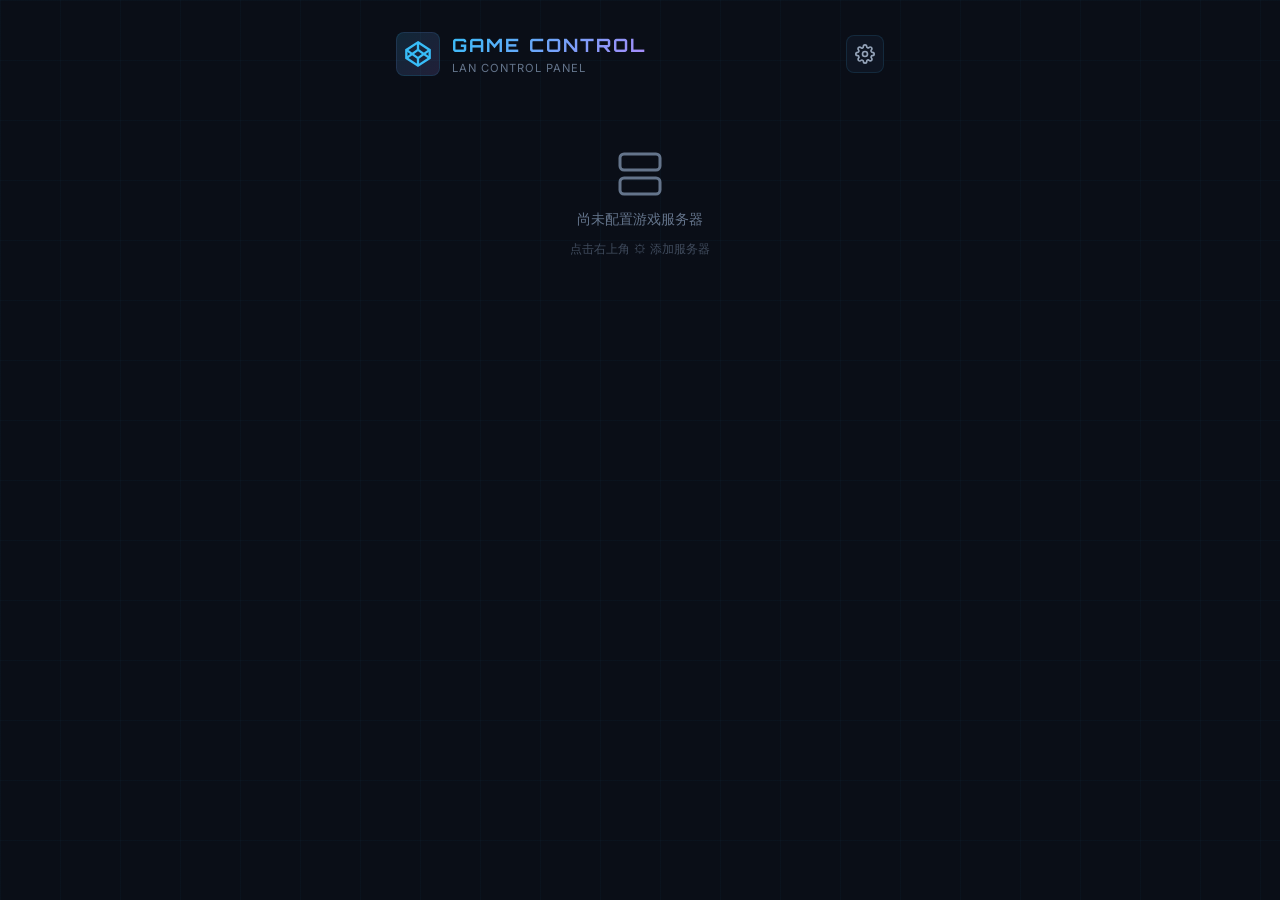
<file: game-remote-web-control/index.html>
<!DOCTYPE html>
<html lang="zh-CN">
<head>
    <meta charset="UTF-8">
    <meta name="viewport" content="width=device-width, initial-scale=1.0, user-scalable=no">
    <title>Game Control Panel</title>
    <link rel="preconnect" href="https://fonts.googleapis.com">
    <link rel="preconnect" href="https://fonts.gstatic.com" crossorigin>
    <link href="https://fonts.googleapis.com/css2?family=Orbitron:wght@400;500;600;700;900&family=Inter:wght@300;400;500;600&family=Noto+Sans+Arabic:wght@300;400;500;600&display=swap" rel="stylesheet">
    <link rel="stylesheet" href="style.css">
</head>
<body>
    <!-- Background animated grid -->
    <div class="bg-grid"></div>

    <div class="container">
        <!-- Header -->
        <header class="header">
            <div class="header-left">
                <div class="logo-icon">
                    <svg width="28" height="28" viewBox="0 0 24 24" fill="none" stroke="currentColor" stroke-width="2">
                        <polygon points="12 2 22 8.5 22 15.5 12 22 2 15.5 2 8.5 12 2"/>
                        <line x1="12" y1="22" x2="12" y2="15.5"/>
                        <polyline points="22 8.5 12 15.5 2 8.5"/>
                        <polyline points="2 15.5 12 8.5 22 15.5"/>
                        <line x1="12" y1="2" x2="12" y2="8.5"/>
                    </svg>
                </div>
                <div>
                    <h1 class="header-title">GAME CONTROL</h1>
                    <span class="header-subtitle">LAN Control Panel</span>
                </div>
            </div>
            <div class="header-right">
                <button class="icon-btn" id="btnSettings" title="服务器设置">
                    <svg width="20" height="20" viewBox="0 0 24 24" fill="none" stroke="currentColor" stroke-width="2">
                        <circle cx="12" cy="12" r="3"/>
                        <path d="M19.4 15a1.65 1.65 0 0 0 .33 1.82l.06.06a2 2 0 0 1 0 2.83 2 2 0 0 1-2.83 0l-.06-.06a1.65 1.65 0 0 0-1.82-.33 1.65 1.65 0 0 0-1 1.51V21a2 2 0 0 1-2 2 2 2 0 0 1-2-2v-.09A1.65 1.65 0 0 0 9 19.4a1.65 1.65 0 0 0-1.82.33l-.06.06a2 2 0 0 1-2.83 0 2 2 0 0 1 0-2.83l.06-.06A1.65 1.65 0 0 0 4.68 15a1.65 1.65 0 0 0-1.51-1H3a2 2 0 0 1-2-2 2 2 0 0 1 2-2h.09A1.65 1.65 0 0 0 4.6 9a1.65 1.65 0 0 0-.33-1.82l-.06-.06a2 2 0 0 1 0-2.83 2 2 0 0 1 2.83 0l.06.06A1.65 1.65 0 0 0 9 4.68a1.65 1.65 0 0 0 1-1.51V3a2 2 0 0 1 2-2 2 2 0 0 1 2 2v.09a1.65 1.65 0 0 0 1 1.51 1.65 1.65 0 0 0 1.82-.33l.06-.06a2 2 0 0 1 2.83 0 2 2 0 0 1 0 2.83l-.06.06A1.65 1.65 0 0 0 19.4 9a1.65 1.65 0 0 0 1.51 1H21a2 2 0 0 1 2 2 2 2 0 0 1-2 2h-.09a1.65 1.65 0 0 0-1.51 1z"/>
                    </svg>
                </button>
            </div>
        </header>

        <!-- Server Tabs -->
        <div class="server-tabs" id="serverTabs"></div>

        <!-- No Server Placeholder -->
        <div class="empty-state" id="emptyState" style="display:none;">
            <svg width="48" height="48" viewBox="0 0 24 24" fill="none" stroke="currentColor" stroke-width="1.5" style="color:var(--text-muted)">
                <rect x="2" y="2" width="20" height="8" rx="2" ry="2"/>
                <rect x="2" y="14" width="20" height="8" rx="2" ry="2"/>
                <line x1="6" y1="6" x2="6.01" y2="6"/>
                <line x1="6" y1="18" x2="6.01" y2="18"/>
            </svg>
            <p data-i18n="emptyTitle">尚未配置游戏服务器</p>
            <p class="empty-hint" data-i18n="emptyHint">点击右上角 ⚙ 添加服务器</p>
        </div>

        <!-- Main Content -->
        <div id="mainContent" style="display:none;">
            <!-- Status Cards -->
            <section class="status-section">
                <div class="card status-card">
                    <div class="card-header">
                        <svg width="18" height="18" viewBox="0 0 24 24" fill="none" stroke="currentColor" stroke-width="2">
                            <rect x="2" y="3" width="20" height="14" rx="2" ry="2"/>
                            <line x1="8" y1="21" x2="16" y2="21"/><line x1="12" y1="17" x2="12" y2="21"/>
                        </svg>
                        <span data-i18n="gameStatus">游戏状态</span>
                    </div>
                    <div class="status-display">
                        <div class="status-indicator" id="statusIndicator">
                            <div class="status-glow" id="statusGlow"></div>
                        </div>
                        <div class="status-info">
                            <span class="status-label" id="statusLabel">--</span>
                            <span class="status-detail" id="statusDetail">--</span>
                        </div>
                    </div>
                </div>
                <div class="card service-card">
                    <div class="card-header">
                        <svg width="18" height="18" viewBox="0 0 24 24" fill="none" stroke="currentColor" stroke-width="2">
                            <path d="M22 12h-4l-3 9L9 3l-3 9H2"/>
                        </svg>
                        <span data-i18n="serviceStatus">服务状态</span>
                    </div>
                    <div class="service-info">
                        <div class="service-row"><span class="service-key">Version</span><span class="service-value" id="serviceVersion">--</span></div>
                        <div class="service-row"><span class="service-key">State</span><span class="service-value" id="serviceState">--</span></div>
                        <div class="service-row issues-row" id="issuesRow">
                            <span class="service-key">Issues</span>
                            <span class="service-value issues-toggle" id="serviceIssues">--</span>
                        </div>
                    </div>
                    <div class="issues-panel" id="issuesPanel"></div>
                </div>
            </section>

            <!-- Game Control -->
            <section class="control-section">
                <div class="card control-card">
                    <div class="card-header">
                        <svg width="18" height="18" viewBox="0 0 24 24" fill="none" stroke="currentColor" stroke-width="2">
                            <line x1="4" y1="21" x2="4" y2="14"/><line x1="4" y1="10" x2="4" y2="3"/>
                            <line x1="12" y1="21" x2="12" y2="12"/><line x1="12" y1="8" x2="12" y2="3"/>
                            <line x1="20" y1="21" x2="20" y2="16"/><line x1="20" y1="12" x2="20" y2="3"/>
                            <line x1="1" y1="14" x2="7" y2="14"/><line x1="9" y1="8" x2="15" y2="8"/><line x1="17" y1="16" x2="23" y2="16"/>
                        </svg>
                        <span data-i18n="gameControl">游戏控制</span>
                    </div>
                    <div class="control-form">
                        <div class="form-group">
                            <label class="form-label" data-i18n="selectGame">选择游戏</label>
                            <div class="select-wrapper">
                                <select id="gameSelect" class="form-select" disabled><option value="" data-i18n="loading">加载中...</option></select>
                                <svg class="select-arrow" width="16" height="16" viewBox="0 0 24 24" fill="none" stroke="currentColor" stroke-width="2"><polyline points="6 9 12 15 18 9"/></svg>
                            </div>
                        </div>
                        <div class="form-group">
                            <label class="form-label" data-i18n="selectLevel">选择关卡</label>
                            <div class="select-wrapper">
                                <select id="levelSelect" class="form-select" disabled><option value="" data-i18n="selectGameFirst">请先选择游戏</option></select>
                                <svg class="select-arrow" width="16" height="16" viewBox="0 0 24 24" fill="none" stroke="currentColor" stroke-width="2"><polyline points="6 9 12 15 18 9"/></svg>
                            </div>
                        </div>
                        <div class="form-group">
                            <label class="form-label" data-i18n="gameDuration">游戏总时长（秒）</label>
                            <input type="number" id="timeInput" class="form-input" value="300" min="30" max="9999">
                        </div>
                        <div class="button-group">
                            <button class="btn btn-start" id="btnStart" disabled>
                                <svg width="18" height="18" viewBox="0 0 24 24" fill="currentColor"><polygon points="5 3 19 12 5 21 5 3"/></svg>
                                <span data-i18n="startGame">启动游戏</span>
                            </button>
                            <button class="btn btn-stop" id="btnStop" disabled>
                                <svg width="18" height="18" viewBox="0 0 24 24" fill="currentColor"><rect x="6" y="4" width="4" height="16"/><rect x="14" y="4" width="4" height="16"/></svg>
                                <span data-i18n="stopGame">停止游戏</span>
                            </button>
                        </div>
                    </div>
                </div>
            </section>

            <!-- Log Section -->
            <section class="log-section">
                <div class="card log-card">
                    <div class="card-header">
                        <svg width="18" height="18" viewBox="0 0 24 24" fill="none" stroke="currentColor" stroke-width="2">
                            <path d="M14 2H6a2 2 0 0 0-2 2v16a2 2 0 0 0 2 2h12a2 2 0 0 0 2-2V8z"/>
                            <polyline points="14 2 14 8 20 8"/>
                            <line x1="16" y1="13" x2="8" y2="13"/><line x1="16" y1="17" x2="8" y2="17"/>
                        </svg>
                        <span data-i18n="logs">操作日志</span>
                        <button class="log-clear-btn" id="btnClearLog" data-i18n="clear">清除</button>
                    </div>
                    <div class="log-container" id="logContainer">
                        <div class="log-empty" data-i18n="noLogs">暂无日志</div>
                    </div>
                </div>
            </section>
        </div>
    </div>

    <!-- Settings Modal -->
    <div class="modal-overlay" id="settingsModal">
        <div class="modal">
            <div class="modal-header">
                <h2 data-i18n="serverConfig">服务器配置</h2>
                <button class="modal-close" id="btnCloseModal">&times;</button>
            </div>
            <div class="modal-body">
                <p class="modal-hint" data-i18n="serverConfigHint">配置要控制的游戏服务器地址（将保存在浏览器本地）</p>
                <div id="serverList" class="server-list"></div>
                <div class="add-server-form">
                    <input type="text" id="newServerName" class="form-input" data-i18n-placeholder="serverNamePlaceholder" placeholder="名称，如：CyCoolThrow">
                    <input type="text" id="newServerUrl" class="form-input" data-i18n-placeholder="serverUrlPlaceholder" placeholder="地址，如：http://192.168.1.100:12345">
                    <button class="btn btn-add" id="btnAddServer">
                        <svg width="16" height="16" viewBox="0 0 24 24" fill="none" stroke="currentColor" stroke-width="2"><line x1="12" y1="5" x2="12" y2="19"/><line x1="5" y1="12" x2="19" y2="12"/></svg>
                        <span data-i18n="add">添加</span>
                    </button>
                </div>
                <div class="setting-divider"></div>
                <div class="setting-row">
                    <span class="setting-label" data-i18n="language">语言 / Language</span>
                    <div class="lang-switcher" id="langSwitcher">
                        <button class="lang-btn active" data-lang="zh">中</button>
                        <button class="lang-btn" data-lang="en">EN</button>
                        <button class="lang-btn" data-lang="ar">ع</button>
                    </div>
                </div>
            </div>
        </div>
    </div>

    <script src="app.js"></script>
</body>
</html>
</file>
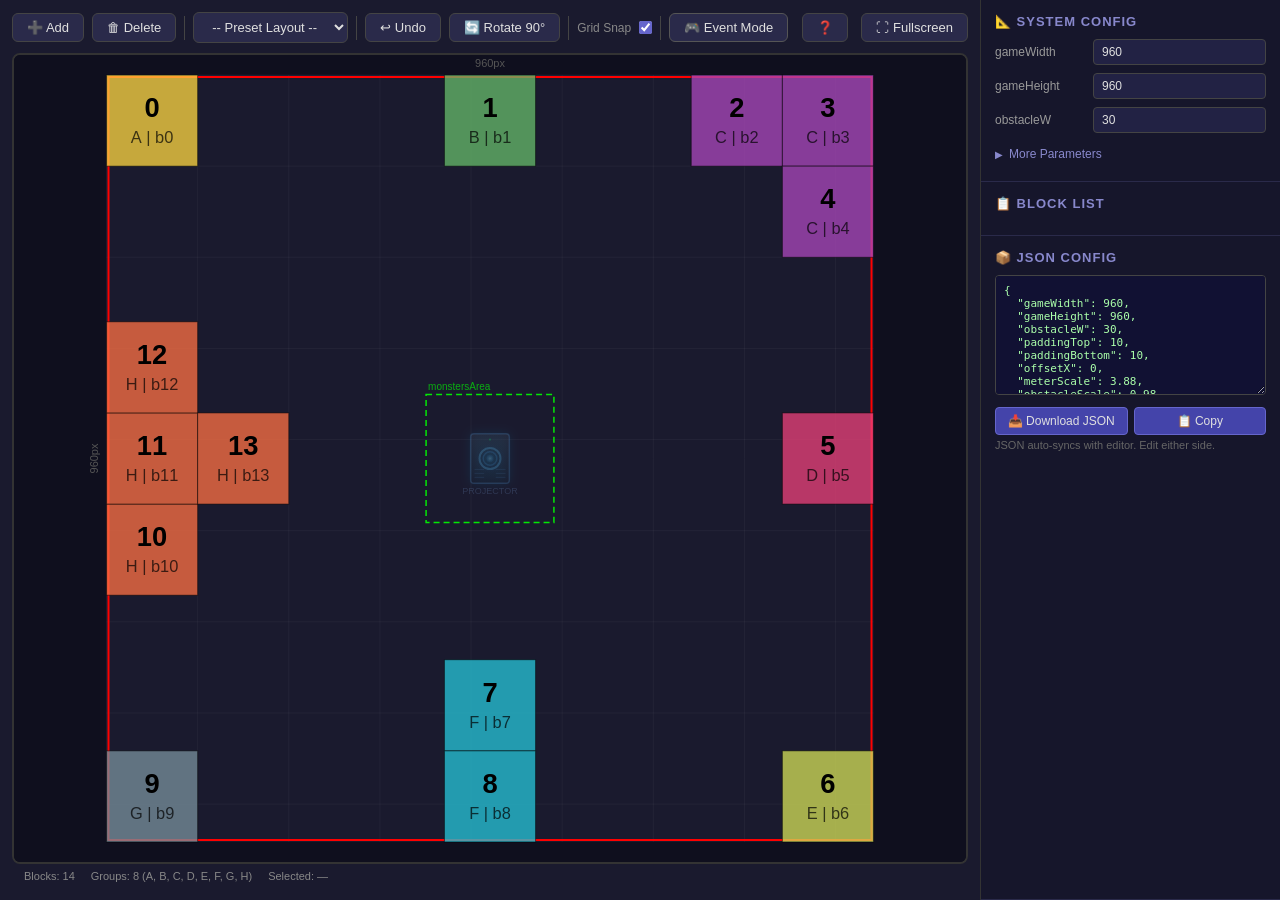
<file: game_lavafloor_editor.html>
<!DOCTYPE html>
<html lang="zh">
<head>
    <meta charset="UTF-8">
    <meta name="viewport" content="width=device-width, initial-scale=1.0">
    <title t-key="editor-title">Obstacles Editor</title>
    <style>
        * { margin: 0; padding: 0; box-sizing: border-box; }
        body {
            font-family: 'Segoe UI', 'PingFang SC', sans-serif;
            background: #1a1a2e;
            color: #e0e0e0;
            height: 100vh;
            display: flex;
            overflow: hidden;
        }

        /* ── Left Panel: Canvas ── */
        .canvas-panel {
            flex: 1;
            display: flex;
            flex-direction: column;
            padding: 12px;
            min-width: 0;
        }
        .canvas-toolbar {
            display: flex;
            gap: 8px;
            align-items: center;
            margin-bottom: 10px;
            flex-wrap: wrap;
        }
        .canvas-toolbar button, .canvas-toolbar select {
            padding: 6px 14px;
            border: 1px solid #444;
            border-radius: 6px;
            background: #2a2a4a;
            color: #e0e0e0;
            cursor: pointer;
            font-size: 13px;
            transition: background 0.2s;
        }
        .canvas-toolbar button:hover, .canvas-toolbar select:hover {
            background: #3a3a6a;
        }
        .canvas-toolbar .sep {
            width: 1px;
            height: 24px;
            background: #444;
        }
        .canvas-wrapper {
            flex: 1;
            position: relative;
            border: 2px solid #333;
            border-radius: 8px;
            overflow: hidden;
            background: #0f0f1e;
        }
        canvas {
            display: block;
            width: 100%;
            height: 100%;
        }

        /* ── Right Panel ── */
        .side-panel {
            width: 300px;
            background: #16162b;
            border-left: 1px solid #333;
            display: flex;
            flex-direction: column;
            overflow-y: auto;
        }
        .panel-section {
            padding: 14px;
            border-bottom: 1px solid #2a2a4a;
        }
        .panel-section h3 {
            font-size: 13px;
            color: #8888cc;
            margin-bottom: 10px;
            text-transform: uppercase;
            letter-spacing: 1px;
        }

        /* Form controls */
        .field-row {
            display: flex;
            align-items: center;
            gap: 8px;
            margin-bottom: 8px;
        }
        .field-row label {
            font-size: 12px;
            color: #999;
            min-width: 90px;
            flex-shrink: 0;
        }
        .field-row input, .field-row select {
            flex: 1;
            padding: 5px 8px;
            border: 1px solid #444;
            border-radius: 4px;
            background: #222244;
            color: #e0e0e0;
            font-size: 12px;
        }
        .field-row input:focus, .field-row select:focus {
            outline: none;
            border-color: #6666cc;
        }

        /* Group buttons */
        .group-buttons {
            display: flex;
            flex-wrap: wrap;
            gap: 4px;
            margin-top: 6px;
        }
        .group-btn {
            min-width: 32px;
            padding: 4px 8px;
            border: 1px solid #555;
            border-radius: 4px;
            background: #2a2a4a;
            color: #e0e0e0;
            cursor: pointer;
            font-size: 12px;
            text-align: center;
            transition: all 0.15s;
        }
        .group-btn:hover { background: #3a3a6a; }
        .group-btn.active {
            border-color: #88f;
            background: #4444aa;
        }

        /* Block list */
        .block-list {
            max-height: 200px;
            overflow-y: auto;
            font-size: 12px;
        }
        .block-list-item {
            padding: 4px 8px;
            cursor: pointer;
            border-radius: 3px;
            display: flex;
            align-items: center;
            gap: 6px;
            transition: background 0.1s;
        }
        .block-list-item:hover { background: #2a2a4a; }
        .block-list-item.selected { background: #3a3a6a; border: 1px solid #6666cc; }
        .block-list-item .color-dot {
            width: 10px; height: 10px;
            border-radius: 2px;
            flex-shrink: 0;
        }

        /* JSON area */
        .json-area {
            width: 100%;
            min-height: 120px;
            padding: 8px;
            border: 1px solid #444;
            border-radius: 4px;
            background: #111133;
            color: #aaffaa;
            font-family: 'Fira Code', 'Menlo', monospace;
            font-size: 11px;
            resize: vertical;
        }
        .btn-row {
            display: flex;
            gap: 6px;
            margin-top: 8px;
        }
        .btn-row button {
            flex: 1;
            padding: 6px;
            border: 1px solid #444;
            border-radius: 4px;
            background: #2a2a4a;
            color: #e0e0e0;
            cursor: pointer;
            font-size: 12px;
            transition: background 0.2s;
        }
        .btn-row button:hover { background: #3a3a6a; }
        .btn-row button.primary {
            background: #4444aa;
            border-color: #6666cc;
        }
        .btn-row button.primary:hover {
            background: #5555cc;
        }
        .btn-row button.danger {
            background: #662222;
            border-color: #993333;
        }
        .btn-row button.danger:hover { background: #883333; }

        /* Toast */
        .toast {
            position: fixed;
            bottom: 20px;
            left: 50%;
            transform: translateX(-50%) translateY(60px);
            background: #4444aa;
            color: #fff;
            padding: 10px 24px;
            border-radius: 8px;
            font-size: 13px;
            opacity: 0;
            transition: all 0.3s;
            pointer-events: none;
            z-index: 999;
        }
        .toast.show {
            opacity: 1;
            transform: translateX(-50%) translateY(0);
        }

        /* Info text */
        .info-text {
            font-size: 11px;
            color: #666;
            margin-top: 4px;
        }

        /* Reactive Event Mode button */
        .canvas-toolbar button.event-mode-btn {
            background: #2a2a4a;
            border-color: #555;
            transition: background 0.2s, border-color 0.2s, box-shadow 0.2s;
        }
        .canvas-toolbar button.event-mode-btn.active {
            background: #6a2020;
            border-color: #ff6060;
            color: #ff9999;
            box-shadow: 0 0 8px rgba(255, 80, 80, 0.5);
        }
        /* Fullscreen button */
        .canvas-toolbar button.fullscreen-btn {
            margin-left: auto;
        }
        /* Ripple overlay on canvas in event mode */
        .canvas-wrapper.event-mode {
            border-color: rgba(255, 80, 80, 0.5);
            box-shadow: 0 0 16px rgba(255, 60, 60, 0.25) inset;
        }
        body.fullscreen-mode .canvas-wrapper.event-mode {
            border-color: transparent;
            box-shadow: none;
        }

        /* Fullscreen: hide side panel, maximise canvas */
        body.fullscreen-mode .side-panel {
            display: none;
        }
        body.fullscreen-mode .canvas-panel {
            padding: 0;
        }
        body.fullscreen-mode .canvas-toolbar {
            display: none;
        }
        body.fullscreen-mode .stats-bar {
            display: none;
        }
        body.fullscreen-mode .canvas-wrapper {
            border: none;
            border-radius: 0;
        }
        /* Floating exit button in fullscreen */
        .fullscreen-exit-float {
            display: none;
            position: fixed;
            top: 12px;
            left: 12px;
            z-index: 1000;
            width: 28px;
            height: 28px;
            padding: 0;
            border: 1px solid rgba(255,255,255,0.2);
            border-radius: 50%;
            background: rgba(30,30,50,0.6);
            color: #aaa;
            cursor: pointer;
            font-size: 16px;
            line-height: 28px;
            text-align: center;
            backdrop-filter: blur(8px);
            transition: opacity 0.3s, background 0.2s;
            opacity: 0.4;
        }
        .fullscreen-exit-float:hover {
            opacity: 1;
            background: rgba(80,30,30,0.9);
            color: #fff;
        }
        body.fullscreen-mode .fullscreen-exit-float {
            display: block;
        }
        /* Floating controls panel in fullscreen */
        .fullscreen-controls {
            display: none;
            position: fixed;
            top: 48px;
            left: 12px;
            z-index: 1000;
            padding: 8px 14px;
            border: 1px solid rgba(255,255,255,0.2);
            border-radius: 8px;
            background: rgba(30,30,50,0.8);
            color: #ccc;
            font-size: 12px;
            backdrop-filter: blur(8px);
            opacity: 0.6;
            transition: opacity 0.3s;
            user-select: none;
        }
        .fullscreen-controls:hover { opacity: 1; }
        .fullscreen-controls label { cursor: pointer; display: flex; align-items: center; gap: 6px; }
        body.fullscreen-mode .fullscreen-controls {
            display: flex;
            flex-direction: column;
            gap: 4px;
        }

        /* Collapsible */
        .collapse-toggle {
            display: flex;
            align-items: center;
            gap: 6px;
            cursor: pointer;
            font-size: 12px;
            color: #8888cc;
            padding: 6px 0;
            user-select: none;
            transition: color 0.2s;
        }
        .collapse-toggle:hover { color: #aaaaee; }
        .collapse-toggle .arrow {
            display: inline-block;
            transition: transform 0.2s;
            font-size: 10px;
        }
        .collapse-toggle.open .arrow { transform: rotate(90deg); }
        .collapse-content {
            max-height: 0;
            overflow: hidden;
            transition: max-height 0.3s ease;
        }
        .collapse-content.open {
            max-height: 600px;
        }

        /* Stats bar */
        .stats-bar {
            font-size: 11px;
            color: #888;
            padding: 6px 12px;
            display: flex;
            gap: 16px;
        }
        /* Confirm Modal */
        .modal-overlay {
            position: fixed;
            inset: 0;
            background: rgba(0,0,0,0.6);
            z-index: 2000;
            display: flex;
            align-items: center;
            justify-content: center;
            backdrop-filter: blur(4px);
        }
        .modal-box {
            background: #1e1e2e;
            border: 1px solid rgba(255,255,255,0.15);
            border-radius: 12px;
            padding: 24px 28px;
            max-width: 420px;
            text-align: center;
            box-shadow: 0 8px 32px rgba(0,0,0,0.5);
        }
        .modal-box h3 { color: #ffcc00; margin-bottom: 12px; font-size: 16px; }
        .modal-box p { color: #ccc; font-size: 13px; line-height: 1.6; margin-bottom: 20px; }
        .modal-btns { display: flex; gap: 12px; justify-content: center; }
        .modal-btns button {
            padding: 8px 20px;
            border-radius: 6px;
            border: 1px solid rgba(255,255,255,0.2);
            background: #2a2a3e;
            color: #e0e0e0;
            cursor: pointer;
            font-size: 13px;
            transition: background 0.2s;
        }
        .modal-btns button:hover { background: #3a3a5e; }
        .modal-btns button.danger { background: #8b2020; border-color: #cc3333; }
        .modal-btns button.danger:hover { background: #aa3030; }

        /* Help Modal */
        .help-overlay {
            position: fixed;
            inset: 0;
            background: rgba(0,0,0,0.7);
            z-index: 3000;
            display: flex;
            align-items: center;
            justify-content: center;
            backdrop-filter: blur(6px);
        }
        .help-box {
            background: #1a1a2e;
            border: 1px solid rgba(100,100,200,0.3);
            border-radius: 14px;
            padding: 0;
            width: 700px;
            max-width: 90vw;
            max-height: 85vh;
            display: flex;
            flex-direction: column;
            box-shadow: 0 12px 48px rgba(0,0,0,0.6);
            overflow: hidden;
        }
        .help-header {
            display: flex;
            align-items: center;
            justify-content: space-between;
            padding: 16px 24px;
            border-bottom: 1px solid rgba(255,255,255,0.1);
            flex-shrink: 0;
        }
        .help-header h2 {
            color: #aaccff;
            font-size: 17px;
            margin: 0;
        }
        .help-header .help-lang-toggle {
            display: flex;
            gap: 4px;
        }
        .help-header .help-lang-toggle button {
            padding: 4px 12px;
            border: 1px solid #444;
            border-radius: 4px;
            background: #2a2a4a;
            color: #aaa;
            cursor: pointer;
            font-size: 12px;
            transition: all 0.15s;
        }
        .help-header .help-lang-toggle button.active {
            background: #4444aa;
            border-color: #6666cc;
            color: #fff;
        }
        .help-close-btn {
            width: 28px;
            height: 28px;
            border: 1px solid rgba(255,255,255,0.15);
            border-radius: 50%;
            background: transparent;
            color: #888;
            cursor: pointer;
            font-size: 16px;
            line-height: 28px;
            text-align: center;
            transition: all 0.2s;
            flex-shrink: 0;
            margin-left: 12px;
        }
        .help-close-btn:hover {
            background: rgba(255,60,60,0.2);
            color: #fff;
        }
        .help-body {
            padding: 20px 24px;
            overflow-y: auto;
            flex: 1;
            color: #ccc;
            font-size: 13px;
            line-height: 1.8;
        }
        .help-body h3 {
            color: #88aaee;
            font-size: 14px;
            margin: 18px 0 8px 0;
            padding-bottom: 4px;
            border-bottom: 1px solid rgba(100,100,200,0.15);
        }
        .help-body h3:first-child { margin-top: 0; }
        .help-body table {
            width: 100%;
            border-collapse: collapse;
            margin: 8px 0 12px 0;
            font-size: 12px;
        }
        .help-body th {
            background: rgba(60,60,120,0.3);
            color: #aaccff;
            text-align: left;
            padding: 6px 10px;
            border: 1px solid rgba(255,255,255,0.08);
        }
        .help-body td {
            padding: 5px 10px;
            border: 1px solid rgba(255,255,255,0.06);
            color: #bbb;
        }
        .help-body kbd {
            display: inline-block;
            padding: 1px 6px;
            border: 1px solid #555;
            border-radius: 3px;
            background: #2a2a4a;
            color: #ddd;
            font-family: monospace;
            font-size: 11px;
        }
        .help-body ul { padding-left: 18px; margin: 4px 0; }
        .help-body li { margin: 3px 0; }
        .help-body code {
            background: rgba(100,100,200,0.15);
            padding: 1px 5px;
            border-radius: 3px;
            color: #aaffaa;
            font-size: 11px;
        }
    </style>
</head>
<body>

<!-- Left: Canvas -->
<div class="canvas-panel">
    <div class="canvas-toolbar">
        <button id="btnAdd" t-key="editor-add" title="Add Block">➕ Add</button>
        <button id="btnDelete" t-key="editor-delete" title="Delete selected" class="danger">🗑 Delete</button>
        <div class="sep"></div>
        <select id="presetSelect">
            <option value="" t-key="editor-preset">-- Preset Layout --</option>
            <option value="default" t-key="editor-preset-default">Default Layout</option>
            <option value="corners4" t-key="editor-preset-corners4">Simple (8)</option>
            <option value="edges" t-key="editor-preset-edges">Standard (12)</option>
            <option value="diamond" t-key="editor-preset-diamond">Full (16)</option>
            <option value="circle8" t-key="editor-preset-circle8">Circle (8)</option>
            <option value="circle12" t-key="editor-preset-circle12">Circle (12)</option>
        </select>
        <div class="sep"></div>
        <button id="btnUndo" t-key="editor-undo" title="Undo">↩ Undo</button>
        <button id="btnRotate90" t-key="editor-rotate90" title="Rotate 90°">🔄 Rotate 90°</button>
        <div class="sep"></div>
        <label style="font-size:12px;color:#888;" t-key="editor-snap">Grid Snap</label>
        <input type="checkbox" id="snapToggle" checked style="accent-color:#6666cc;">
        <div class="sep"></div>
        <button id="btnEventMode" class="event-mode-btn" t-key="editor-event-mode" title="Toggle event mode">🎮 Event Mode</button>
        <button id="btnHelp" title="Help" style="margin-left:auto;">❓</button>
        <button id="btnFullscreen" class="fullscreen-btn" t-key="editor-fullscreen" title="Fullscreen">⛶ Fullscreen</button>
    </div>
    <div class="canvas-wrapper">
        <canvas id="editorCanvas"></canvas>
    </div>
    <button class="fullscreen-exit-float" id="btnFullscreenExit" title="退出全屏 (ESC)">×</button>
    <div class="fullscreen-controls">
        <label><input type="checkbox" id="previewGridToggle" checked style="accent-color:#888;"> <span t-key="editor-grid">Grid</span></label>
        <label><input type="checkbox" id="previewDebugToggle" checked style="accent-color:#ffff00;"> <span t-key="editor-debug-borders">Debug Borders</span></label>
        <label><input type="checkbox" id="previewEventToggle" style="accent-color:#ff6666;"> <span t-key="editor-event-mode">🎮 Event Mode</span></label>
    </div>
    <div class="stats-bar">
        <span id="statBlocks">Blocks: 0</span>
        <span id="statGroups">Groups: 0</span>
        <span id="statSelected">Selected: —</span>
    </div>
</div>

<!-- Right: Panel -->
<div class="side-panel">
    <!-- System Config -->
    <div class="panel-section">
        <h3 t-key="editor-sys-config">📐 System Config</h3>
        <div class="field-row">
            <label>gameWidth</label>
            <input type="number" id="cfgWidth" value="960">
        </div>
        <div class="field-row">
            <label>gameHeight</label>
            <input type="number" id="cfgHeight" value="960">
        </div>
        <div class="field-row">
            <label>obstacleW</label>
            <input type="number" id="cfgObstW" value="30">
        </div>
        <div class="collapse-toggle" id="cfgToggle">
            <span class="arrow">▶</span> <span t-key="editor-more-params">More Parameters</span>
        </div>
        <div class="collapse-content" id="cfgMore">
            <div class="field-row">
                <label>paddingTop</label>
                <input type="number" id="cfgPaddingTop" value="10">
            </div>
            <div class="field-row">
                <label>paddingBottom</label>
                <input type="number" id="cfgPaddingBottom" value="10">
            </div>
            <div class="field-row">
                <label>offsetX</label>
                <input type="number" id="cfgOffsetX" value="0">
            </div>
            <div class="field-row">
                <label>meterScale</label>
                <input type="number" id="cfgMeterScale" value="3.88" step="0.01">
            </div>
            <div class="field-row">
                <label>obstacleScale</label>
                <input type="number" id="cfgObstacleScale" value="0.98" step="0.01">
            </div>
            <div class="field-row">
                <label>contentPadding</label>
                <input type="number" id="cfgContentPadding" value="20">
            </div>
            <div class="field-row">
                <label>contentPadOfsX</label>
                <input type="number" id="cfgContentPaddingOffsetX" value="0">
            </div>
            <div class="field-row">
                <label>contentPadOfsY</label>
                <input type="number" id="cfgContentPaddingOffsetY" value="0">
            </div>
            <div class="field-row">
                <label>monstersAreaW</label>
                <input type="number" id="cfgMonstersAreaWidth" value="160">
            </div>
            <div class="field-row">
                <label>monstersAreaH</label>
                <input type="number" id="cfgMonstersAreaHeight" value="160">
            </div>
            <div class="field-row">
                <label>monstersOfsX</label>
                <input type="number" id="cfgMonstersAreaOffsetX" value="0">
            </div>
            <div class="field-row">
                <label>monstersOfsY</label>
                <input type="number" id="cfgMonstersAreaOffsetY" value="0">
            </div>
            <div class="field-row">
                <label>gameScreen</label>
                <input type="number" id="cfgGameScreen" value="1" min="1">
            </div>
            <div class="field-row">
                <label>scoreScreen</label>
                <input type="number" id="cfgScoreScreen" value="2" min="1">
            </div>
            <div class="field-row">
                <label>uiRotation</label>
                <input type="number" id="cfgUiRotation" value="0">
            </div>
        </div>
    </div>

    <!-- Selected Block -->
    <div class="panel-section" id="selectedPanel" style="display:none;">
        <h3 t-key="editor-selected-block">🔧 Selected Block</h3>
        <div class="field-row">
            <label>Index</label>
            <input type="text" id="selIndex" readonly style="background:#1a1a2e;">
        </div>
        <div class="field-row">
            <label>X (px)</label>
            <input type="number" id="selX" step="1">
        </div>
        <div class="field-row">
            <label>Y (px)</label>
            <input type="number" id="selY" step="1">
        </div>
        <div class="field-row">
            <label>Group</label>
            <input type="text" id="selGroup" placeholder="A">
        </div>
        <div class="field-row">
            <label>bidx</label>
            <input type="number" id="selBidx" step="1" min="0">
        </div>
        <div style="margin-top:6px;">
            <label style="font-size:12px;color:#999;" t-key="editor-quick-group">Quick Set Group:</label>
            <div class="group-buttons" id="quickGroups"></div>
        </div>
    </div>

    <!-- Block List -->
    <div class="panel-section">
        <h3 t-key="editor-block-list">📋 Block List</h3>
        <div class="block-list" id="blockList"></div>
    </div>

    <!-- JSON Live Sync -->
    <div class="panel-section" style="flex:1;">
        <h3 t-key="editor-json-io">📦 JSON Config</h3>
        <textarea class="json-area" id="jsonArea" placeholder='Edit JSON here — changes apply live...'></textarea>
        <div class="btn-row">
            <button id="btnExport" class="primary" t-key="editor-download">📥 Download JSON</button>
            <button id="btnCopy" class="primary" t-key="editor-copy">📋 Copy</button>
        </div>
        <div class="btn-row" id="applyToGameRow" style="margin-top:8px; display:none;">
            <button id="btnApplyToGame" class="danger" t-key="editor-apply-game">⚠️ Apply to Game</button>
        </div>
        <p class="info-text" t-key="editor-json-hint">JSON auto-syncs with editor. Edit either side.</p>
    </div>
</div>

<!-- Confirm Modal -->
<div class="modal-overlay" id="confirmModal" style="display:none;">
    <div class="modal-box">
        <h3 t-key="editor-apply-warn-title">⚠️ Warning</h3>
        <p t-key="editor-apply-warn-msg">This will overwrite the current game configuration. The game must be restarted to take effect. Continue?</p>
        <div class="modal-btns">
            <button id="modalCancel" t-key="common_cancel">Cancel</button>
            <button id="modalConfirm" class="danger" t-key="editor-apply-confirm">Confirm Apply</button>
        </div>
    </div>
</div>

<!-- Help Modal -->
<div class="help-overlay" id="helpModal" style="display:none;">
    <div class="help-box">
        <div class="help-header">
            <h2 id="helpTitle">Help</h2>
            <div style="display:flex;align-items:center;">
                <div class="help-lang-toggle">
                    <button id="helpLangEn" class="active">EN</button>
                    <button id="helpLangZh">中文</button>
                </div>
                <button class="help-close-btn" id="helpClose">×</button>
            </div>
        </div>
        <div class="help-body" id="helpBody"></div>
    </div>
</div>

<!-- Toast -->
<div class="toast" id="toast"></div>

<script>
// ═══════════════════════════════════════════════
// i18n (inlined for standalone use without dependencies)
// ═══════════════════════════════════════════════
window.translations = {};
window.appConfigs = { locale: 'en' };
window._pendingSystemConfig = null;

function getTranslation(translations, key, lang, defaultValue) {
    if (translations[lang] && translations[lang][key]) return translations[lang][key];
    if (translations["en"] && translations["en"][key]) return translations["en"][key];
    return defaultValue;
}
function tt(key, defaultValue) {
    return getTranslation(translations, key, appConfigs.locale, defaultValue);
}
function translateElements() {
    document.querySelectorAll('[t-key]').forEach(el => {
        const key = el.getAttribute('t-key');
        el.textContent = tt(key, el.textContent);
    });
}

// Load translations & config from Electron (skipped in standalone browser)
if (window.electronAPI) {
    document.getElementById('applyToGameRow').style.display = '';
    Promise.all([
        window.electronAPI.getTranslations(),
        window.electronAPI.getConfig()
    ]).then(([t, c]) => {
        window.translations = t || {};
        window.appConfigs = c || { locale: 'en' };
        translateElements();
        if (c && c.systemConfigParsed) {
            window._pendingSystemConfig = c.systemConfigParsed;
        }
        if (typeof autoLoadConfig === 'function') {
            autoLoadConfig();
        }
    });
}
</script>
<script>
// ═══════════════════════════════════════════════
// Configuration & State
// ═══════════════════════════════════════════════

const GROUP_COLORS = [
    '#FFD740', '#66BB6A', '#AB47BC', '#EC407A',
    '#D4E157', '#26C6DA', '#78909C', '#FF7043',
    '#8D6E63', '#7E57C2', '#26A69A', '#EF5350'
];

const DEFAULT_GROUPS = ['A','B','C','D','E','F','G','H'];

let state = {
    blocks: [],        // [{x, y, group, bidx}] — pixel positions
    selectedIdxs: [],
    // System config fields
    gameWidth: 960,
    gameHeight: 960,
    obstacleW: 30,
    paddingTop: 10,
    paddingBottom: 10,
    offsetX: 0,
    meterScale: 3.88,
    obstacleScale: 0.98,
    contentPadding: 20,
    contentPaddingOffsetX: 0,
    contentPaddingOffsetY: 0,
    monstersAreaWidth: 160,
    monstersAreaHeight: 160,
    monstersAreaOffsetX: 0,
    monstersAreaOffsetY: 0,
    gameScreen: 1,
    scoreScreen: 2,
    uiRotation: 0,
    // Editor state
    snapEnabled: true,
    gridSize: 10,
    undoStack: [],
};

// ═══════════════════════════════════════════════
// Canvas Setup
// ═══════════════════════════════════════════════

const canvas = document.getElementById('editorCanvas');
const ctx = canvas.getContext('2d');
let canvasScale = 1; // game pixels → screen pixels
let canvasOffsetX = 0, canvasOffsetY = 0;

let isGamePreviewMode = false;
let showPreviewGrid = true;
let showPreviewDebug = true;

function resizeCanvas() {
    const wrapper = canvas.parentElement;
    canvas.width = wrapper.clientWidth;
    canvas.height = wrapper.clientHeight;

    if (isGamePreviewMode) {
        // Game-preview mode: match the game's Scale.FIT behavior
        // Game uses: containerH = screenH - paddingTop - paddingBottom
        // Then fits gameWidth x gameHeight inside that container, centered with offsetX
        const paddingTop = state.paddingTop || 0;
        const paddingBottom = state.paddingBottom || 0;
        const offsetX = state.offsetX || 0;

        const availW = canvas.width;
        const availH = canvas.height - paddingTop - paddingBottom;

        const scaleX = availW / state.gameWidth;
        const scaleY = availH / state.gameHeight;
        canvasScale = Math.min(scaleX, scaleY);

        const gameRenderedW = state.gameWidth * canvasScale;
        const gameRenderedH = state.gameHeight * canvasScale;

        canvasOffsetX = (availW - gameRenderedW) / 2 + offsetX;
        canvasOffsetY = paddingTop + (availH - gameRenderedH) / 2;
    } else {
        // Normal editor mode
        const pad = 20;
        const scaleX = (canvas.width - pad * 2) / state.gameWidth;
        const scaleY = (canvas.height - pad * 2) / state.gameHeight;
        canvasScale = Math.min(scaleX, scaleY);
        canvasOffsetX = (canvas.width - state.gameWidth * canvasScale) / 2;
        canvasOffsetY = (canvas.height - state.gameHeight * canvasScale) / 2;
    }

    render();
}

window.addEventListener('resize', resizeCanvas);

// ═══════════════════════════════════════════════
// Coordinate Transforms
// ═══════════════════════════════════════════════

function gameToScreen(gx, gy) {
    return [canvasOffsetX + gx * canvasScale, canvasOffsetY + gy * canvasScale];
}

function screenToGame(sx, sy) {
    return [(sx - canvasOffsetX) / canvasScale, (sy - canvasOffsetY) / canvasScale];
}

function snapToGrid(val, maxVal, isX) {
    if (!state.snapEnabled) return val;
    const grid = getActualObstacleW();
    
    const candidates = [];
    // 1. Base Forward Grid
    candidates.push({ val: Math.round(val / grid) * grid, weight: 1 });
    
    // 2. Absolute boundaries
    if (maxVal !== undefined) {
        candidates.push({ val: maxVal - grid, weight: 1 }); // Exact edge
        candidates.push({ val: maxVal / 2 - grid / 2, weight: 1 }); // Exact center
    }
    
    // 3. Object-based anchors (Smart Guides) from unselected blocks
    if (isX !== undefined) {
        for (let i = 0; i < state.blocks.length; i++) {
            if (state.selectedIdxs.includes(i)) continue;
            const ref = isX ? state.blocks[i].x : state.blocks[i].y;
            candidates.push({ val: ref, weight: 2 });
            candidates.push({ val: ref - grid, weight: 2 });
            candidates.push({ val: ref + grid, weight: 2 });
        }
    }
    
    // Find best candidate (weight reduces perceived distance)
    let best = candidates[0];
    let minScore = Math.abs(val - best.val) - best.weight * 10;
    
    for (let i = 1; i < candidates.length; i++) {
        const score = Math.abs(val - candidates[i].val) - candidates[i].weight * 10;
        if (score < minScore) {
            minScore = score;
            best = candidates[i];
        }
    }
    
    return best.val;
}

function getActualObstacleW() {
    return state.obstacleW * state.meterScale * Math.abs(state.obstacleScale); // use abs just in case
}

/**
 * Returns the monsters area bounding box in game coordinates.
 * { x, y, w, h } — top-left corner + size
 */
function getMonstersAreaBounds() {
    const mw = state.monstersAreaWidth || 0;
    const mh = state.monstersAreaHeight || 0;
    if (mw <= 0 || mh <= 0) return null;
    const cx = state.gameWidth / 2 + (state.monstersAreaOffsetX || 0);
    const cy = state.gameHeight / 2 + (state.monstersAreaOffsetY || 0);
    return { x: cx - mw / 2, y: cy - mh / 2, w: mw, h: mh };
}

/**
 * If the block at (bx, by) with size blockW overlaps the monsters area,
 * push it to the nearest edge outside. Returns { x, y }.
 */
function clampOutOfMonstersArea(bx, by, blockW) {
    const ma = getMonstersAreaBounds();
    if (!ma) return { x: bx, y: by };

    // Check AABB overlap: block rect vs monsters rect
    const bx2 = bx + blockW;
    const by2 = by + blockW;
    const mx2 = ma.x + ma.w;
    const my2 = ma.y + ma.h;

    if (bx2 <= ma.x || bx >= mx2 || by2 <= ma.y || by >= my2) {
        return { x: bx, y: by }; // no overlap
    }

    // Overlap detected — find the smallest push to move block out
    const pushLeft  = mx2 - bx;      // push block left  → block.right = ma.left  → newX = ma.x - blockW
    const pushRight = bx2 - ma.x;    // push block right → block.left  = ma.right → newX = mx2
    const pushUp    = my2 - by;      // push block up    → block.bottom= ma.top   → newY = ma.y - blockW
    const pushDown  = by2 - ma.y;    // push block down  → block.top   = ma.bottom→ newY = my2

    // Pick the direction with the smallest displacement
    const candidates = [
        { dist: pushLeft,  nx: ma.x - blockW, ny: by },
        { dist: pushRight, nx: mx2,            ny: by },
        { dist: pushUp,    nx: bx,             ny: ma.y - blockW },
        { dist: pushDown,  nx: bx,             ny: my2 },
    ];

    let best = candidates[0];
    for (let i = 1; i < candidates.length; i++) {
        if (candidates[i].dist < best.dist) best = candidates[i];
    }

    return { x: best.nx, y: best.ny };
}

// ═══════════════════════════════════════════════
// Group Color Mapping
// ═══════════════════════════════════════════════

function getGroupColor(group) {
    const groups = [...new Set(state.blocks.map(b => b.group))].sort();
    const idx = groups.indexOf(group);
    return GROUP_COLORS[idx >= 0 ? idx % GROUP_COLORS.length : 0];
}

function getGroupColorDirect(group) {
    // stable color by hashing group name
    let hash = 0;
    for (let i = 0; i < group.length; i++) hash = (hash * 31 + group.charCodeAt(i)) | 0;
    return GROUP_COLORS[Math.abs(hash) % GROUP_COLORS.length];
}

// ═══════════════════════════════════════════════
// Rendering
// ═══════════════════════════════════════════════

// ═══════════════════════════════════════════════
// Projector Icon (top-down, lens facing viewer)
// ═══════════════════════════════════════════════

function drawProjectorIcon(areaX, areaY, areaW, areaH) {
    const cx = areaX + areaW / 2;
    const cy = areaY + areaH / 2;

    // Scale the projector relative to game area (keep it compact)
    const projSize = Math.min(areaW, areaH) * 0.036;
    const bodyW = projSize * 1.4;
    const bodyH = projSize * 1.8;

    ctx.save();
    ctx.globalAlpha = 0.35;

    // ── Projector body (rounded rectangle, top-down view) ──
    const bodyX = cx - bodyW / 2;
    const bodyY = cy - bodyH / 2;
    const radius = projSize * 0.12;

    // Body shadow
    ctx.save();
    ctx.shadowColor = 'rgba(0, 200, 255, 0.3)';
    ctx.shadowBlur = projSize * 0.4;
    ctx.shadowOffsetX = 0;
    ctx.shadowOffsetY = 0;

    // Body fill with gradient
    const bodyGrad = ctx.createLinearGradient(bodyX, bodyY, bodyX, bodyY + bodyH);
    bodyGrad.addColorStop(0, '#3a3a4a');
    bodyGrad.addColorStop(0.5, '#2a2a3a');
    bodyGrad.addColorStop(1, '#1a1a2a');
    ctx.fillStyle = bodyGrad;
    ctx.beginPath();
    ctx.moveTo(bodyX + radius, bodyY);
    ctx.lineTo(bodyX + bodyW - radius, bodyY);
    ctx.quadraticCurveTo(bodyX + bodyW, bodyY, bodyX + bodyW, bodyY + radius);
    ctx.lineTo(bodyX + bodyW, bodyY + bodyH - radius);
    ctx.quadraticCurveTo(bodyX + bodyW, bodyY + bodyH, bodyX + bodyW - radius, bodyY + bodyH);
    ctx.lineTo(bodyX + radius, bodyY + bodyH);
    ctx.quadraticCurveTo(bodyX, bodyY + bodyH, bodyX, bodyY + bodyH - radius);
    ctx.lineTo(bodyX, bodyY + radius);
    ctx.quadraticCurveTo(bodyX, bodyY, bodyX + radius, bodyY);
    ctx.closePath();
    ctx.fill();
    ctx.restore();

    // Body border
    ctx.strokeStyle = 'rgba(100, 180, 255, 0.5)';
    ctx.lineWidth = 1.5;
    ctx.beginPath();
    ctx.moveTo(bodyX + radius, bodyY);
    ctx.lineTo(bodyX + bodyW - radius, bodyY);
    ctx.quadraticCurveTo(bodyX + bodyW, bodyY, bodyX + bodyW, bodyY + radius);
    ctx.lineTo(bodyX + bodyW, bodyY + bodyH - radius);
    ctx.quadraticCurveTo(bodyX + bodyW, bodyY + bodyH, bodyX + bodyW - radius, bodyY + bodyH);
    ctx.lineTo(bodyX + radius, bodyY + bodyH);
    ctx.quadraticCurveTo(bodyX, bodyY + bodyH, bodyX, bodyY + bodyH - radius);
    ctx.lineTo(bodyX, bodyY + radius);
    ctx.quadraticCurveTo(bodyX, bodyY, bodyX + radius, bodyY);
    ctx.closePath();
    ctx.stroke();

    // ── Lens (concentric circles — the front of the projector facing up) ──
    const lensR = projSize * 0.38;

    // Lens glow
    const glowGrad = ctx.createRadialGradient(cx, cy, 0, cx, cy, lensR * 1.5);
    glowGrad.addColorStop(0, 'rgba(0, 200, 255, 0.25)');
    glowGrad.addColorStop(0.6, 'rgba(0, 150, 255, 0.08)');
    glowGrad.addColorStop(1, 'rgba(0, 100, 255, 0)');
    ctx.fillStyle = glowGrad;
    ctx.beginPath();
    ctx.arc(cx, cy, lensR * 1.5, 0, Math.PI * 2);
    ctx.fill();

    // Outer lens ring
    ctx.strokeStyle = 'rgba(100, 200, 255, 0.6)';
    ctx.lineWidth = 2;
    ctx.beginPath();
    ctx.arc(cx, cy, lensR, 0, Math.PI * 2);
    ctx.stroke();

    // Middle lens ring
    ctx.strokeStyle = 'rgba(80, 180, 255, 0.4)';
    ctx.lineWidth = 1.5;
    ctx.beginPath();
    ctx.arc(cx, cy, lensR * 0.65, 0, Math.PI * 2);
    ctx.stroke();

    // Inner lens (bright center — the lamp)
    const lensInnerGrad = ctx.createRadialGradient(cx, cy, 0, cx, cy, lensR * 0.35);
    lensInnerGrad.addColorStop(0, 'rgba(180, 230, 255, 0.6)');
    lensInnerGrad.addColorStop(1, 'rgba(60, 160, 255, 0.15)');
    ctx.fillStyle = lensInnerGrad;
    ctx.beginPath();
    ctx.arc(cx, cy, lensR * 0.35, 0, Math.PI * 2);
    ctx.fill();

    // ── Ventilation grilles (horizontal lines on both sides) ──
    const grillY1 = cy + bodyH * 0.22;
    const grillY2 = cy + bodyH * 0.38;
    const grillCount = 3;
    const grillSpacing = (grillY2 - grillY1) / (grillCount - 1);
    ctx.strokeStyle = 'rgba(100, 160, 220, 0.3)';
    ctx.lineWidth = 1;
    for (let i = 0; i < grillCount; i++) {
        const gy = grillY1 + i * grillSpacing;
        // Left side grilles
        ctx.beginPath();
        ctx.moveTo(bodyX + bodyW * 0.1, gy);
        ctx.lineTo(bodyX + bodyW * 0.35, gy);
        ctx.stroke();
        // Right side grilles
        ctx.beginPath();
        ctx.moveTo(bodyX + bodyW * 0.65, gy);
        ctx.lineTo(bodyX + bodyW * 0.9, gy);
        ctx.stroke();
    }

    // ── Status LED (small dot on front) ──
    const ledX = cx;
    const ledY = cy - bodyH * 0.38;
    ctx.fillStyle = 'rgba(0, 255, 100, 0.6)';
    ctx.beginPath();
    ctx.arc(ledX, ledY, projSize * 0.04, 0, Math.PI * 2);
    ctx.fill();

    // ── Label ──
    ctx.fillStyle = 'rgba(150, 190, 255, 0.5)';
    ctx.font = `${Math.max(9, projSize * 0.14)}px sans-serif`;
    ctx.textAlign = 'center';
    ctx.textBaseline = 'top';
    ctx.fillText('PROJECTOR', cx, bodyY + bodyH + projSize * 0.12);

    ctx.globalAlpha = 1;
    ctx.restore();
}

function render() {
    const w = canvas.width, h = canvas.height;
    ctx.clearRect(0, 0, w, h);

    // Background
    ctx.fillStyle = isGamePreviewMode ? '#000000' : '#0f0f1e';
    ctx.fillRect(0, 0, w, h);

    // Game area
    const [ax, ay] = gameToScreen(0, 0);
    const aw = state.gameWidth * canvasScale;
    const ah = state.gameHeight * canvasScale;

    // Fill game area
    ctx.fillStyle = isGamePreviewMode ? '#000000' : '#1a1a2e';
    ctx.fillRect(ax, ay, aw, ah);

    if (isGamePreviewMode) {
        // ── Fullscreen game-preview overlays ──
        const lineSize = 2;

        // Optional gray-white grid at obstacleW intervals
        if (showPreviewGrid) {
            ctx.strokeStyle = 'rgba(200,200,200,0.3)';
            ctx.lineWidth = 1;
            const gridGamePx = getActualObstacleW();
            for (let gx = 0; gx <= state.gameWidth; gx += gridGamePx) {
                const [sx] = gameToScreen(gx, 0);
                ctx.beginPath(); ctx.moveTo(sx, ay); ctx.lineTo(sx, ay + ah); ctx.stroke();
            }
            for (let gy = 0; gy <= state.gameHeight; gy += gridGamePx) {
                const [, sy] = gameToScreen(0, gy);
                ctx.beginPath(); ctx.moveTo(ax, sy); ctx.lineTo(ax + aw, sy); ctx.stroke();
            }
        }

        if (showPreviewDebug) {
            // Red border: game area outer edge (matches drawDebugOutLayer)
            ctx.strokeStyle = 'rgba(255,0,0,1)';
            ctx.lineWidth = lineSize;
            ctx.strokeRect(
                ax + lineSize,
                ay + lineSize,
                aw - 2 * lineSize,
                ah - 2 * lineSize
            );

            // Yellow border: contentPadding inset (matches drawDebugInLayer)
            const cpx = (state.contentPadding + lineSize + (state.contentPaddingOffsetX || 0)) * canvasScale;
            const cpy = (state.contentPadding + lineSize + (state.contentPaddingOffsetY || 0)) * canvasScale;
            const cpw = aw - 2 * state.contentPadding * canvasScale - 2 * lineSize;
            const cph = ah - 2 * state.contentPadding * canvasScale - 2 * lineSize;
            ctx.strokeStyle = 'rgba(255,255,0,1)';
            ctx.lineWidth = lineSize;
            ctx.strokeRect(ax + cpx, ay + cpy, cpw, cph);

            // Green border: monsters area (centered)
            const maw = (state.monstersAreaWidth || 0) * canvasScale;
            const mah = (state.monstersAreaHeight || 0) * canvasScale;
            const maOffX = (state.monstersAreaOffsetX || 0) * canvasScale;
            const maOffY = (state.monstersAreaOffsetY || 0) * canvasScale;
            if (maw > 0 && mah > 0) {
                const maCenterX = ax + aw / 2 + maOffX;
                const maCenterY = ay + ah / 2 + maOffY;
                ctx.strokeStyle = 'rgba(0,255,0,1)';
                ctx.lineWidth = 1;
                ctx.strokeRect(maCenterX - maw / 2, maCenterY - mah / 2, maw, mah);
            }
        }
    } else {
        // Grid lines (editor only)
        ctx.strokeStyle = 'rgba(255,255,255,0.04)';
        ctx.lineWidth = 1;
        const gridGamePx = getActualObstacleW();
        for (let gx = 0; gx <= state.gameWidth; gx += gridGamePx) {
            const [sx] = gameToScreen(gx, 0);
            ctx.beginPath(); ctx.moveTo(sx, ay); ctx.lineTo(sx, ay + ah); ctx.stroke();
        }
        for (let gy = 0; gy <= state.gameHeight; gy += gridGamePx) {
            const [, sy] = gameToScreen(0, gy);
            ctx.beginPath(); ctx.moveTo(ax, sy); ctx.lineTo(ax + aw, sy); ctx.stroke();
        }

        // Game area outer border (same semantic as test_page drawDebugOutLayer)
        const lineSize = 2;
        ctx.strokeStyle = 'rgba(255, 0, 0, 1)';
        ctx.lineWidth = lineSize;
        ctx.strokeRect(
            ax + lineSize,
            ay + lineSize,
            aw - 2 * lineSize,
            ah - 2 * lineSize
        );

        // Monsters area border (centered, stroke only)
        const mawEditor = (state.monstersAreaWidth || 0) * canvasScale;
        const mahEditor = (state.monstersAreaHeight || 0) * canvasScale;
        const maOffXEditor = (state.monstersAreaOffsetX || 0) * canvasScale;
        const maOffYEditor = (state.monstersAreaOffsetY || 0) * canvasScale;
        if (mawEditor > 0 && mahEditor > 0) {
            const maCenterXEditor = ax + aw / 2 + maOffXEditor;
            const maCenterYEditor = ay + ah / 2 + maOffYEditor;
            ctx.strokeStyle = 'rgba(0, 255, 0, 0.9)';
            ctx.lineWidth = 1.5;
            ctx.setLineDash([6, 4]);
            ctx.strokeRect(maCenterXEditor - mawEditor / 2, maCenterYEditor - mahEditor / 2, mawEditor, mahEditor);
            ctx.setLineDash([]);
            // Label
            ctx.fillStyle = 'rgba(0, 255, 0, 0.65)';
            ctx.font = '10px sans-serif';
            ctx.textAlign = 'left';
            ctx.textBaseline = 'bottom';
            ctx.fillText('monstersArea', maCenterXEditor - mawEditor / 2 + 2, maCenterYEditor - mahEditor / 2 - 2);
        }

        // Dimension labels
        ctx.fillStyle = '#555';
        ctx.font = '11px sans-serif';
        ctx.textAlign = 'center';
        ctx.fillText(`${state.gameWidth}px`, ax + aw / 2, ay - 6);
        ctx.save();
        ctx.translate(ax - 6, ay + ah / 2);
        ctx.rotate(-Math.PI / 2);
        ctx.fillText(`${state.gameHeight}px`, 0, 0);
        ctx.restore();
    }

    // ── Projector icon (top-down view, centered in game area) ──
    drawProjectorIcon(ax, ay, aw, ah);

    // Blocks
    const actualOw = getActualObstacleW();
    const blockScreenW = actualOw * canvasScale;
    for (let i = 0; i < state.blocks.length; i++) {
        const b = state.blocks[i];
        const [sx, sy] = gameToScreen(b.x, b.y);
        const color = getGroupColor(b.group);

        // Block fill
        const isSel = state.selectedIdxs.includes(i);
        ctx.fillStyle = color;
        ctx.globalAlpha = isSel ? 1.0 : 0.75;
        ctx.fillRect(sx, sy, blockScreenW, blockScreenW);

        // Border
        ctx.globalAlpha = 1;
        ctx.strokeStyle = isSel ? '#fff' : 'rgba(0,0,0,0.5)';
        ctx.lineWidth = isSel ? 2.5 : 1;
        ctx.strokeRect(sx, sy, blockScreenW, blockScreenW);

        // Label: index
        ctx.fillStyle = '#000';
        ctx.font = `bold ${Math.max(10, blockScreenW * 0.3)}px sans-serif`;
        ctx.textAlign = 'center';
        ctx.textBaseline = 'middle';
        ctx.fillText(`${i}`, sx + blockScreenW / 2, sy + blockScreenW / 2 - blockScreenW * 0.12);

        // Label: group + bidx
        ctx.font = `${Math.max(8, blockScreenW * 0.18)}px sans-serif`;
        ctx.fillStyle = 'rgba(0,0,0,0.7)';
        ctx.fillText(`${b.group} | b${b.bidx}`, sx + blockScreenW / 2, sy + blockScreenW / 2 + blockScreenW * 0.2);
    }

    // Update stats
    const groups = [...new Set(state.blocks.map(b => b.group))];
    document.getElementById('statBlocks').textContent = `Blocks: ${state.blocks.length}`;
    document.getElementById('statGroups').textContent = `Groups: ${groups.length} (${groups.sort().join(', ')})`;
    document.getElementById('statSelected').textContent = state.selectedIdxs.length > 0 ? `Selected: ${state.selectedIdxs.length}` : 'Selected: —';

    // Live-sync JSON textarea
    if (typeof syncJsonArea === 'function') syncJsonArea();
}

// ═══════════════════════════════════════════════
// Reactive Event Mode
// ═══════════════════════════════════════════════

let eventMode = false;
// activeEvents: Map<blockIdx, {startTime, duration}>
const activeEvents = new Map();
let animFrameId = null;
let stepAudioCtx = null;

function getStepAudioContext() {
    if (!stepAudioCtx) {
        const Ctx = window.AudioContext || window.webkitAudioContext;
        if (!Ctx) return null;
        stepAudioCtx = new Ctx();
    }
    if (stepAudioCtx.state === 'suspended') {
        stepAudioCtx.resume().catch(() => {});
    }
    return stepAudioCtx;
}

function playStepSound(blockIdx = 0) {
    const audioCtx = getStepAudioContext();
    if (!audioCtx) return;

    const now = audioCtx.currentTime;
    const osc = audioCtx.createOscillator();
    const gain = audioCtx.createGain();

    // Slight pitch variation by block index for a more natural feel.
    const baseFreq = 200 + (Math.abs(Number(blockIdx) || 0) % 7) * 16;
    osc.type = 'triangle';
    osc.frequency.setValueAtTime(baseFreq, now);
    osc.frequency.exponentialRampToValueAtTime(baseFreq * 0.72, now + 0.08);

    gain.gain.setValueAtTime(0.0001, now);
    gain.gain.exponentialRampToValueAtTime(0.12, now + 0.008);
    gain.gain.exponentialRampToValueAtTime(0.0001, now + 0.11);

    osc.connect(gain);
    gain.connect(audioCtx.destination);

    osc.start(now);
    osc.stop(now + 0.12);
}

function setEventMode(enabled) {
    eventMode = enabled;
    const btn = document.getElementById('btnEventMode');
    const wrapper = canvas.parentElement;
    const previewToggle = document.getElementById('previewEventToggle');
    if (previewToggle) previewToggle.checked = enabled;
    if (enabled) {
        btn.classList.add('active');
        btn.textContent = '🎮 Event Mode [ON]';
        wrapper.classList.add('event-mode');
        selectBlocks([]);
        showToast('Event Mode ON — Click blocks to trigger activation');
        startEventAnimLoop();
    } else {
        btn.classList.remove('active');
        btn.textContent = '🎮 Event Mode';
        wrapper.classList.remove('event-mode');
        activeEvents.clear();
        if (animFrameId) { cancelAnimationFrame(animFrameId); animFrameId = null; }
        showToast('Event Mode OFF');
        render();
    }
}

document.getElementById('btnEventMode').addEventListener('click', () => {
    setEventMode(!eventMode);
});

function startEventAnimLoop() {
    function loop() {
        if (!eventMode) return;
        renderEventMode();
        animFrameId = requestAnimationFrame(loop);
    }
    if (animFrameId) cancelAnimationFrame(animFrameId);
    animFrameId = requestAnimationFrame(loop);
}

function triggerBlockEvent(idx) {
    activeEvents.set(idx, { startTime: performance.now(), duration: 600 });
    playStepSound(idx);
}

// Hardware signal listener (same as test_page)
if (window.electronAPI) {
    window.electronAPI.receiveMessage('control.message', (message) => {
        if (message.action === 'updateKeyStatus') {
            // Auto-enable event mode on first hardware signal
            if (!eventMode) {
                setEventMode(true);
            }
            if (message.data === 'keydown') {
                // Find block(s) matching the bidx and trigger event
                for (let i = 0; i < state.blocks.length; i++) {
                    if (state.blocks[i].bidx === message.key) {
                        triggerBlockEvent(i);
                    }
                }
            }
        }
    });
}

function renderEventMode() {
    const now = performance.now();
    // Keep base rendering unchanged (red/yellow borders, labels, etc.)
    render();

    const actualOw = getActualObstacleW();
    const blockScreenW = actualOw * canvasScale;
    for (let i = 0; i < state.blocks.length; i++) {
        const ev = activeEvents.get(i);
        if (!ev) continue;

        const elapsed = now - ev.startTime;
        if (elapsed >= ev.duration) {
            activeEvents.delete(i);
            continue;
        }

        const raw = elapsed / ev.duration;
        const t = Math.sin(raw * Math.PI); // 0→1→0
        const b = state.blocks[i];
        const [sx, sy] = gameToScreen(b.x, b.y);
        const cx = sx + blockScreenW / 2;
        const cy = sy + blockScreenW / 2;
        const baseColor = getGroupColor(b.group);

        // Soft glow pulse around the tile
        ctx.save();
        ctx.globalAlpha = 0.12 + t * 0.28;
        ctx.fillStyle = baseColor;
        const expand = blockScreenW * (0.08 + t * 0.18);
        ctx.fillRect(
            sx - expand / 2,
            sy - expand / 2,
            blockScreenW + expand,
            blockScreenW + expand
        );
        ctx.restore();

        // Ripple ring
        const ringR = (blockScreenW / 2) * (1 + t * 1.2);
        ctx.save();
        ctx.globalAlpha = (1 - t) * 0.8;
        ctx.strokeStyle = baseColor;
        ctx.lineWidth = 2;
        ctx.beginPath();
        ctx.arc(cx, cy, ringR, 0, Math.PI * 2);
        ctx.stroke();
        ctx.restore();
    }

    // Stats
    const groups = [...new Set(state.blocks.map(b => b.group))];
    document.getElementById('statBlocks').textContent = `Blocks: ${state.blocks.length}`;
    document.getElementById('statGroups').textContent = `Groups: ${groups.length} (${groups.sort().join(', ')})`;
    document.getElementById('statSelected').textContent = '🎮 Event Mode';
}

// ═══════════════════════════════════════════════
// Drag & Drop
// ═══════════════════════════════════════════════

let isDragging = false;
let dragOffsets = [];

canvas.addEventListener('mousedown', (e) => {
    const rect = canvas.getBoundingClientRect();
    const mx = e.clientX - rect.left;
    const my = e.clientY - rect.top;
    const [gx, gy] = screenToGame(mx, my);

    // Hit test — reverse order so top block is selected first
    let hit = -1;
    const actualOw = getActualObstacleW();
    for (let i = state.blocks.length - 1; i >= 0; i--) {
        const b = state.blocks[i];
        if (gx >= b.x && gx <= b.x + actualOw && gy >= b.y && gy <= b.y + actualOw) {
            hit = i;
            break;
        }
    }

    if (hit >= 0) {
        // In event mode: trigger the reactive animation instead of selecting
        if (eventMode) {
            triggerBlockEvent(hit);
            return;
        }
        if (!state.selectedIdxs.includes(hit)) {
            if (!e.shiftKey && !e.ctrlKey && !e.metaKey) selectBlocks([hit]);
            else selectBlocks([...state.selectedIdxs, hit]);
        } else if (e.shiftKey || e.ctrlKey || e.metaKey) {
            selectBlocks(state.selectedIdxs.filter(id => id !== hit));
            return;
        }

        isDragging = true;
        dragOffsets = state.selectedIdxs.map(idx => ({
            idx,
            dx: gx - state.blocks[idx].x,
            dy: gy - state.blocks[idx].y
        }));
        pushUndo();
    } else {
        if (!eventMode) selectBlocks([]);
    }
    render();
});

canvas.addEventListener('mousemove', (e) => {
    if (!isDragging || state.selectedIdxs.length === 0) return;
    const rect = canvas.getBoundingClientRect();
    const [gx, gy] = screenToGame(e.clientX - rect.left, e.clientY - rect.top);

    const actualOw = getActualObstacleW();
    dragOffsets.forEach(({idx, dx, dy}) => {
        let newX = snapToGrid(gx - dx, state.gameWidth, true);
        let newY = snapToGrid(gy - dy, state.gameHeight, false);
        newX = Math.max(0, Math.min(state.gameWidth - actualOw, newX));
        newY = Math.max(0, Math.min(state.gameHeight - actualOw, newY));
        // Prevent entering monsters area
        const clamped = clampOutOfMonstersArea(newX, newY, actualOw);
        newX = Math.max(0, Math.min(state.gameWidth - actualOw, clamped.x));
        newY = Math.max(0, Math.min(state.gameHeight - actualOw, clamped.y));
        state.blocks[idx].x = newX;
        state.blocks[idx].y = newY;
    });

    updateSelectedPanel();
    render();
});

canvas.addEventListener('mouseup', () => { isDragging = false; });
canvas.addEventListener('mouseleave', () => { isDragging = false; });

// ═══════════════════════════════════════════════
// Selection & Panel
// ═══════════════════════════════════════════════

function selectBlocks(idxs) {
    state.selectedIdxs = idxs;
    const panel = document.getElementById('selectedPanel');
    if (idxs.length > 0) {
        panel.style.display = '';
        updateSelectedPanel();
    } else {
        panel.style.display = 'none';
    }
    updateBlockList();
}

function updateSelectedPanel() {
    if (state.selectedIdxs.length === 0) return;
    
    if (state.selectedIdxs.length === 1) {
        const b = state.blocks[state.selectedIdxs[0]];
        document.getElementById('selIndex').value = state.selectedIdxs[0];
        document.getElementById('selX').value = Math.round(b.x);
        document.getElementById('selY').value = Math.round(b.y);
        document.getElementById('selX').disabled = false;
        document.getElementById('selY').disabled = false;
        document.getElementById('selGroup').value = b.group;
        document.getElementById('selGroup').placeholder = 'A';
        document.getElementById('selBidx').value = b.bidx;
        document.getElementById('selBidx').disabled = false;
    } else {
        document.getElementById('selIndex').value = `${state.selectedIdxs.length} blocks`;
        document.getElementById('selX').value = '';
        document.getElementById('selY').value = '';
        document.getElementById('selX').disabled = true;
        document.getElementById('selY').disabled = true;
        document.getElementById('selBidx').value = '';
        document.getElementById('selBidx').disabled = true;

        const firstGrp = state.blocks[state.selectedIdxs[0]].group;
        const allSame = state.selectedIdxs.every(i => state.blocks[i].group === firstGrp);
        document.getElementById('selGroup').value = allSame ? firstGrp : '';
        document.getElementById('selGroup').placeholder = allSame ? '' : '(Mixed)';
    }
    updateQuickGroups();
}

function updateQuickGroups() {
    const container = document.getElementById('quickGroups');
    const existingGroups = [...new Set(state.blocks.map(b => b.group))].sort();
    const allGroups = [...new Set([...DEFAULT_GROUPS.slice(0, 8), ...existingGroups])].sort();
    
    let currentGroup = '';
    if (state.selectedIdxs.length === 1) currentGroup = state.blocks[state.selectedIdxs[0]].group;
    else if (state.selectedIdxs.length > 1) {
        const firstGrp = state.blocks[state.selectedIdxs[0]].group;
        if (state.selectedIdxs.every(idx => state.blocks[idx].group === firstGrp)) {
            currentGroup = firstGrp;
        }
    }

    container.innerHTML = allGroups.map(g =>
        `<button class="group-btn ${g === currentGroup ? 'active' : ''}" data-group="${g}" style="border-left: 3px solid ${getGroupColorDirect(g)}">${g}</button>`
    ).join('');

    container.querySelectorAll('.group-btn').forEach(btn => {
        btn.addEventListener('click', () => {
            if (state.selectedIdxs.length > 0) {
                pushUndo();
                state.selectedIdxs.forEach(idx => state.blocks[idx].group = btn.dataset.group);
                updateSelectedPanel();
                render();
            }
        });
    });
}

// Panel inputs → state
document.getElementById('selX').addEventListener('change', (e) => {
    if (state.selectedIdxs.length === 1) {
        pushUndo();
        const b = state.blocks[state.selectedIdxs[0]];
        let newX = parseInt(e.target.value) || 0;
        const actualOw = getActualObstacleW();
        const clamped = clampOutOfMonstersArea(newX, b.y, actualOw);
        b.x = Math.max(0, Math.min(state.gameWidth - actualOw, clamped.x));
        b.y = Math.max(0, Math.min(state.gameHeight - actualOw, clamped.y));
        e.target.value = Math.round(b.x);
        render();
    }
});
document.getElementById('selY').addEventListener('change', (e) => {
    if (state.selectedIdxs.length === 1) {
        pushUndo();
        const b = state.blocks[state.selectedIdxs[0]];
        let newY = parseInt(e.target.value) || 0;
        const actualOw = getActualObstacleW();
        const clamped = clampOutOfMonstersArea(b.x, newY, actualOw);
        b.x = Math.max(0, Math.min(state.gameWidth - actualOw, clamped.x));
        b.y = Math.max(0, Math.min(state.gameHeight - actualOw, clamped.y));
        e.target.value = Math.round(b.y);
        render();
    }
});
document.getElementById('selGroup').addEventListener('change', (e) => {
    if (state.selectedIdxs.length > 0 && e.target.value) {
        pushUndo();
        state.selectedIdxs.forEach(idx => state.blocks[idx].group = e.target.value);
        render();
        updateQuickGroups();
    }
});
document.getElementById('selBidx').addEventListener('change', (e) => {
    if (state.selectedIdxs.length === 1) {
        state.blocks[state.selectedIdxs[0]].bidx = parseInt(e.target.value) || 0;
        render();
    }
});

// ═══════════════════════════════════════════════
// Block List
// ═══════════════════════════════════════════════

function updateBlockList() {
    const list = document.getElementById('blockList');
    list.innerHTML = state.blocks.map((b, i) => {
        const color = getGroupColor(b.group);
        const sel = state.selectedIdxs.includes(i) ? 'selected' : '';
        return `<div class="block-list-item ${sel}" data-idx="${i}">
            <span class="color-dot" style="background:${color}"></span>
            <span>#${i}</span>
            <span style="color:#888;">G:${b.group}</span>
            <span style="color:#666;font-size:10px;">(${Math.round(b.x)}, ${Math.round(b.y)})</span>
        </div>`;
    }).join('');

    list.querySelectorAll('.block-list-item').forEach(item => {
        item.addEventListener('click', (e) => {
            const idx = parseInt(item.dataset.idx);
            if (e.shiftKey || e.ctrlKey || e.metaKey) {
                if (state.selectedIdxs.includes(idx)) selectBlocks(state.selectedIdxs.filter(id => id !== idx));
                else selectBlocks([...state.selectedIdxs, idx]);
            } else {
                selectBlocks([idx]);
            }
            render();
        });
    });
}

// ═══════════════════════════════════════════════
// Add / Delete
// ═══════════════════════════════════════════════

document.getElementById('btnAdd').addEventListener('click', () => {
    pushUndo();
    const existingGroups = [...new Set(state.blocks.map(b => b.group))];
    const group = existingGroups.length > 0 ? existingGroups[existingGroups.length - 1] : 'A';
    const newBidx = state.blocks.length;
    const actualOw = getActualObstacleW();
    let addX = snapToGrid(state.gameWidth / 2 - actualOw / 2, state.gameWidth, true);
    let addY = snapToGrid(state.gameHeight / 2 - actualOw / 2, state.gameHeight, false);
    // Push out of monsters area if overlapping
    const addClamped = clampOutOfMonstersArea(addX, addY, actualOw);
    addX = Math.max(0, Math.min(state.gameWidth - actualOw, addClamped.x));
    addY = Math.max(0, Math.min(state.gameHeight - actualOw, addClamped.y));
    state.blocks.push({
        x: addX,
        y: addY,
        group: group,
        bidx: newBidx
    });
    selectBlocks([state.blocks.length - 1]);
    render();
});

document.getElementById('btnDelete').addEventListener('click', () => {
    if (state.selectedIdxs.length === 0) return;
    pushUndo();
    const toDelete = [...state.selectedIdxs].sort((a,b) => b - a);
    toDelete.forEach(idx => state.blocks.splice(idx, 1));
    selectBlocks([]);
    render();
});

// ═══════════════════════════════════════════════
// Undo
// ═══════════════════════════════════════════════

function pushUndo() {
    state.undoStack.push(JSON.stringify(state.blocks));
    if (state.undoStack.length > 50) state.undoStack.shift();
}

document.getElementById('btnUndo').addEventListener('click', () => {
    if (state.undoStack.length === 0) return;
    state.blocks = JSON.parse(state.undoStack.pop());
    selectBlocks([]);
    render();
});

// Rotate all blocks 90° clockwise around game area center
document.getElementById('btnRotate90').addEventListener('click', () => {
    if (state.blocks.length === 0) return;
    pushUndo();
    const actualOw = getActualObstacleW();
    // For a square game area (W==H), 90° CW: (x, y) → (gameH - y - blockSize, x)
    // For non-square: (x, y) → (gameH - y - blockSize, x) and swap gameWidth/gameHeight
    const gw = state.gameWidth;
    const gh = state.gameHeight;
    for (const b of state.blocks) {
        const newX = gh - b.y - actualOw;
        const newY = b.x;
        b.x = newX;
        b.y = newY;
    }
    // If game area is not square, swap dimensions
    if (gw !== gh) {
        state.gameWidth = gh;
        state.gameHeight = gw;
        document.getElementById('cfgWidth').value = state.gameWidth;
        document.getElementById('cfgHeight').value = state.gameHeight;
    }
    selectBlocks([]);
    resizeCanvas();
});

// Keyboard shortcut
document.addEventListener('keydown', (e) => {
    const isInput = document.activeElement.tagName === 'INPUT' || document.activeElement.tagName === 'TEXTAREA';

    if (e.key === 'z' && (e.ctrlKey || e.metaKey)) {
        e.preventDefault();
        document.getElementById('btnUndo').click();
    }
    
    if (!isInput) {
        if (e.key === 'Delete' || e.key === 'Backspace') {
            document.getElementById('btnDelete').click();
        }
        
        
        // Arrow keys micro-adjustment
        if (state.selectedIdxs.length > 0 && e.key.startsWith('Arrow')) {
            e.preventDefault(); // prevent scrolling
            if (!e.repeat) pushUndo(); // Only save history on initial press, not hold
            
            const step = e.shiftKey ? 10 : 1;
            const actualOw = getActualObstacleW();
            
            state.selectedIdxs.forEach(idx => {
                const b = state.blocks[idx];
                if (e.key === 'ArrowUp') b.y -= step;
                if (e.key === 'ArrowDown') b.y += step;
                if (e.key === 'ArrowLeft') b.x -= step;
                if (e.key === 'ArrowRight') b.x += step;
                
                // Prevent entering monsters area
                const clamped = clampOutOfMonstersArea(b.x, b.y, actualOw);
                b.x = clamped.x;
                b.y = clamped.y;

                // Clamp to game bounds
                b.x = Math.max(0, Math.min(state.gameWidth - actualOw, b.x));
                b.y = Math.max(0, Math.min(state.gameHeight - actualOw, b.y));
            });
            
            updateSelectedPanel();
            render();
        }
    }
});

// ═══════════════════════════════════════════════
// Preset Layouts
// ═══════════════════════════════════════════════

function generatePreset(type) {
    const gw = state.gameWidth;
    const gh = state.gameHeight;
    const ow = getActualObstacleW();
    const blocks = [];

    if (type === 'default') {
        const cx = gw / 2 - ow / 2;
        const cy = gh / 2 - ow / 2;
        
        const snapX0 = snapToGrid(0, gw, true);
        const snapXGwOw = snapToGrid(gw - ow, gw, true);
        const snapXCx = snapToGrid(cx, gw, true);

        const snapY0 = snapToGrid(0, gh, false);
        const snapYGhOw = snapToGrid(gh - ow, gh, false);
        const snapYCy = snapToGrid(cy, gh, false);

        blocks.push(
            // Top-left corner
            { x: snapX0, y: snapY0, group: 'A', bidx: 0 },
            // Top center edge
            { x: snapXCx, y: snapY0, group: 'B', bidx: 1 },
            // Top-right corner cluster
            { x: snapXGwOw - ow, y: snapY0, group: 'C', bidx: 2 },
            { x: snapXGwOw, y: snapY0, group: 'C', bidx: 3 },
            { x: snapXGwOw, y: snapY0 + ow, group: 'C', bidx: 4 },
            // Right center edge
            { x: snapXGwOw, y: snapYCy, group: 'D', bidx: 5 },
            // Bottom-right corner
            { x: snapXGwOw, y: snapYGhOw, group: 'E', bidx: 6 },
            // Bottom center edge
            { x: snapXCx, y: snapYGhOw - ow, group: 'F', bidx: 7 },
            { x: snapXCx, y: snapYGhOw, group: 'F', bidx: 8 },
            // Bottom-left corner
            { x: snapX0, y: snapYGhOw, group: 'G', bidx: 9 },
            // Left center edge cluster
            { x: snapX0, y: snapYCy + ow, group: 'H', bidx: 10 },
            { x: snapX0, y: snapYCy, group: 'H', bidx: 11 },
            { x: snapX0, y: snapYCy - ow, group: 'H', bidx: 12 },
            { x: snapX0 + ow, y: snapYCy, group: 'H', bidx: 13 }
        );
    } else if (type === 'corners4') {
        // 4 corners (1 block each) + 4 edge centers (1 block each) = 8 blocks, 8 groups
        const xR = gw - ow;
        const yB = gh - ow;
        const cx = gw / 2 - ow / 2;
        const cy = gh / 2 - ow / 2;
        blocks.push(
            // Corners (single block each)
            { x: 0, y: 0, group: 'A', bidx: 0 },
            { x: xR, y: 0, group: 'B', bidx: 1 },
            { x: 0, y: yB, group: 'C', bidx: 2 },
            { x: xR, y: yB, group: 'D', bidx: 3 },
            // Edge centers (single block each)
            { x: cx, y: 0, group: 'E', bidx: 4 },
            { x: xR, y: cy, group: 'F', bidx: 5 },
            { x: cx, y: yB, group: 'G', bidx: 6 },
            { x: 0, y: cy, group: 'H', bidx: 7 }
        );
    } else if (type === 'edges') {
        // 4 corners (2 blocks each) + 4 edge centers (1 block each) = 12 blocks, 8 groups
        const xR = gw - ow;
        const yB = gh - ow;
        const cx = gw / 2 - ow / 2;
        const cy = gh / 2 - ow / 2;
        blocks.push(
            // Top-left corner (2 blocks, horizontal)
            { x: 0, y: 0, group: 'A', bidx: 0 },
            { x: ow, y: 0, group: 'A', bidx: 1 },
            // Top-right corner (2 blocks, horizontal)
            { x: xR - ow, y: 0, group: 'B', bidx: 2 },
            { x: xR, y: 0, group: 'B', bidx: 3 },
            // Bottom-left corner (2 blocks, horizontal)
            { x: 0, y: yB, group: 'C', bidx: 4 },
            { x: ow, y: yB, group: 'C', bidx: 5 },
            // Bottom-right corner (2 blocks, horizontal)
            { x: xR - ow, y: yB, group: 'D', bidx: 6 },
            { x: xR, y: yB, group: 'D', bidx: 7 },
            // Edge centers (single block each)
            { x: cx, y: 0, group: 'E', bidx: 8 },
            { x: xR, y: cy, group: 'F', bidx: 9 },
            { x: cx, y: yB, group: 'G', bidx: 10 },
            { x: 0, y: cy, group: 'H', bidx: 11 }
        );
    } else if (type === 'diamond') {
        // 4 corners (3 blocks L-shape) + 4 edge centers (1 block) = 16 blocks, 8 groups
        const xR = gw - ow;
        const yB = gh - ow;
        const cx = gw / 2 - ow / 2;
        const cy = gh / 2 - ow / 2;
        blocks.push(
            // Top-left corner (L-shape: 3 blocks)
            { x: 0, y: 0, group: 'A', bidx: 0 },
            { x: ow, y: 0, group: 'A', bidx: 1 },
            { x: 0, y: ow, group: 'A', bidx: 2 },
            // Top-right corner (L-shape: 3 blocks)
            { x: xR, y: 0, group: 'B', bidx: 3 },
            { x: xR - ow, y: 0, group: 'B', bidx: 4 },
            { x: xR, y: ow, group: 'B', bidx: 5 },
            // Bottom-left corner (L-shape: 3 blocks)
            { x: 0, y: yB, group: 'C', bidx: 6 },
            { x: ow, y: yB, group: 'C', bidx: 7 },
            { x: 0, y: yB - ow, group: 'C', bidx: 8 },
            // Bottom-right corner (L-shape: 3 blocks)
            { x: xR, y: yB, group: 'D', bidx: 9 },
            { x: xR - ow, y: yB, group: 'D', bidx: 10 },
            { x: xR, y: yB - ow, group: 'D', bidx: 11 },
            // Edge centers (single block each)
            { x: cx, y: 0, group: 'E', bidx: 12 },
            { x: xR, y: cy, group: 'F', bidx: 13 },
            { x: cx, y: yB, group: 'G', bidx: 14 },
            { x: 0, y: cy, group: 'H', bidx: 15 }
        );
    } else if (type === 'circle8') {
        const n = 8;
        const radius = Math.min(gw, gh) * 0.35;
        const cx2 = gw / 2, cy2 = gh / 2;
        const groups8 = ['A','B','C','D','E','F','G','H'];
        for (let i = 0; i < n; i++) {
            const angle = (i / n) * Math.PI * 2 - Math.PI / 2;
            blocks.push({
                x: snapToGrid(cx2 + radius * Math.cos(angle) - ow / 2, gw, true),
                y: snapToGrid(cy2 + radius * Math.sin(angle) - ow / 2, gh, false),
                group: groups8[i],
                bidx: i
            });
        }
    } else if (type === 'circle12') {
        const n = 12;
        const radius = Math.min(gw, gh) * 0.38;
        const cx2 = gw / 2, cy2 = gh / 2;
        const groups12 = ['A','B','C','D','E','F','G','H','I','J','K','L'];
        for (let i = 0; i < n; i++) {
            const angle = (i / n) * Math.PI * 2 - Math.PI / 2;
            blocks.push({
                x: snapToGrid(cx2 + radius * Math.cos(angle) - ow / 2, gw, true),
                y: snapToGrid(cy2 + radius * Math.sin(angle) - ow / 2, gh, false),
                group: groups12[i],
                bidx: i
            });
        }
    }

    return blocks;
}

document.getElementById('presetSelect').addEventListener('change', (e) => {
    const type = e.target.value;
    if (!type) return;
    pushUndo();
    state.blocks = generatePreset(type);
    selectBlocks([]);
    render();
    showToast(`已加载预设: ${e.target.options[e.target.selectedIndex].text}`);
    e.target.value = '';
});

// ═══════════════════════════════════════════════
// JSON Import / Export
// ═══════════════════════════════════════════════

function safeEval(expr, vars) {
    let result = expr;
    for (const [key, val] of Object.entries(vars)) {
        result = result.replace(new RegExp(key, 'g'), val.toString());
    }
    try {
        return Function(`"use strict"; return (${result})`)();
    } catch { return 0; }
}

/**
 * Import a systemConfig object into the editor state.
 * @param {object} configObj - systemConfig object with obstacles array
 * @param {boolean} silent - if true, don't show toast
 * @returns {boolean} success
 */
function importConfig(configObj, silent = false) {
    try {
        if (!configObj || typeof configObj !== 'object') {
            if (!silent) showToast('Invalid config object');
            return false;
        }

        let obstaclesArr;
        if (Array.isArray(configObj)) {
            obstaclesArr = configObj;
            configObj = null;
        } else if (configObj.obstacles) {
            obstaclesArr = configObj.obstacles;
        } else {
            if (!silent) showToast('Config missing obstacles array');
            return false;
        }

        pushUndo();

        // Apply system config fields if present
        if (configObj) {
            const cfgFields = [
                ['gameWidth', 'cfgWidth', parseInt],
                ['gameHeight', 'cfgHeight', parseInt],
                ['obstacleW', 'cfgObstW', parseInt],
                ['paddingTop', 'cfgPaddingTop', parseInt],
                ['paddingBottom', 'cfgPaddingBottom', parseInt],
                ['offsetX', 'cfgOffsetX', parseInt],
                ['meterScale', 'cfgMeterScale', parseFloat],
                ['obstacleScale', 'cfgObstacleScale', parseFloat],
                ['contentPadding', 'cfgContentPadding', parseInt],
                ['contentPaddingOffsetX', 'cfgContentPaddingOffsetX', parseInt],
                ['contentPaddingOffsetY', 'cfgContentPaddingOffsetY', parseInt],
                ['monstersAreaWidth', 'cfgMonstersAreaWidth', parseInt],
                ['monstersAreaHeight', 'cfgMonstersAreaHeight', parseInt],
                ['monstersAreaOffsetX', 'cfgMonstersAreaOffsetX', parseInt],
                ['monstersAreaOffsetY', 'cfgMonstersAreaOffsetY', parseInt],
                ['gameScreen', 'cfgGameScreen', parseInt],
                ['scoreScreen', 'cfgScoreScreen', parseInt],
                ['uiRotation', 'cfgUiRotation', parseInt],
            ];
            for (const [key, inputId, parser] of cfgFields) {
                if (configObj[key] !== undefined) {
                    state[key] = parser(configObj[key]);
                    const el = document.getElementById(inputId);
                    if (el) el.value = configObj[key];
                }
            }
        }

        // Evaluate expressions to get pixel values
        const gw = state.gameWidth;
        const gh = state.gameHeight;
        const ow = getActualObstacleW();

        state.blocks = obstaclesArr.map((item, i) => {
            let x = item.x, y = item.y;
            if (typeof x === 'string') {
                x = safeEval(x, { gameWidth: gw, gameHeight: gh, obstacleW: ow });
            }
            if (typeof y === 'string') {
                y = safeEval(y, { gameWidth: gw, gameHeight: gh, obstacleW: ow });
            }
            return {
                x: typeof x === 'number' ? x : 0,
                y: typeof y === 'number' ? y : 0,
                group: item.group || DEFAULT_GROUPS[i % DEFAULT_GROUPS.length],
                bidx: item.bidx !== undefined ? item.bidx : i
            };
        });

        selectBlocks([]);
        resizeCanvas();
        return true;
    } catch (e) {
        if (!silent) showToast(`Import failed: ${e.message}`);
        return false;
    }
}

// ── Live JSON Sync ──

// Flag to prevent circular updates (textarea input → import → render → sync → textarea)
let _jsonSyncLock = false;

/**
 * Sync the current editor state into the JSON textarea.
 * Called automatically from render().
 */
function syncJsonArea() {
    if (_jsonSyncLock) return;
    const area = document.getElementById('jsonArea');
    // Only auto-update if the textarea is NOT currently focused (user might be typing)
    if (document.activeElement === area) return;
    area.value = exportJSON();
}

/**
 * Live import: debounced handler for textarea edits.
 */
let _jsonInputTimer = null;
document.getElementById('jsonArea').addEventListener('input', () => {
    clearTimeout(_jsonInputTimer);
    _jsonInputTimer = setTimeout(() => {
        const text = document.getElementById('jsonArea').value.trim();
        if (!text) return;
        try {
            const parsed = JSON.parse(text);
            _jsonSyncLock = true;
            importConfig(parsed, true);
            _jsonSyncLock = false;
        } catch (e) {
            // Ignore parse errors while user is still typing
        }
    }, 400);
});

// When textarea loses focus, re-sync to ensure clean formatted JSON
document.getElementById('jsonArea').addEventListener('blur', () => {
    _jsonSyncLock = false;
    syncJsonArea();
});

// Download JSON file
document.getElementById('btnExport').addEventListener('click', () => {
    const json = exportJSON();
    const blob = new Blob([json], { type: 'application/json' });
    const url = URL.createObjectURL(blob);
    const a = document.createElement('a');
    a.href = url;
    a.download = `obstacles_config_${Date.now()}.json`;
    document.body.appendChild(a);
    a.click();
    document.body.removeChild(a);
    URL.revokeObjectURL(url);
    showToast('JSON file downloaded');
});

document.getElementById('btnCopy').addEventListener('click', () => {
    const json = exportJSON();
    navigator.clipboard.writeText(json).then(() => {
        showToast('已复制到剪贴板');
    }).catch(() => {
        showToast('复制失败');
    });
});

// Apply to Game (with confirmation)
document.getElementById('btnApplyToGame').addEventListener('click', () => {
    document.getElementById('confirmModal').style.display = 'flex';
});
document.getElementById('modalCancel').addEventListener('click', () => {
    document.getElementById('confirmModal').style.display = 'none';
});
document.getElementById('modalConfirm').addEventListener('click', async () => {
    document.getElementById('confirmModal').style.display = 'none';
    const json = exportJSON();
    if (!window.electronAPI || !window.electronAPI.updateSystemConfig) {
        showToast('Not running in Electron');
        return;
    }
    const result = await window.electronAPI.updateSystemConfig(json);
    if (result.success) {
        showToast(tt('editor-apply-success', 'Config saved! Restart game to apply.'));
    } else {
        showToast(tt('editor-apply-fail', 'Save failed: ') + result.error);
    }
});

function exportJSON() {
    const gw = state.gameWidth;
    const gh = state.gameHeight;
    const ow = getActualObstacleW(); // obstacleW * meterScale * obstacleScale

    const obstacles = state.blocks.map(b => {
        const xExpr = toExpression(b.x, gw, 'gameWidth', ow);
        const yExpr = toExpression(b.y, gh, 'gameHeight', ow);
        return { x: xExpr, y: yExpr, group: b.group, bidx: b.bidx };
    });

    const config = {
        gameWidth: state.gameWidth,
        gameHeight: state.gameHeight,
        obstacleW: state.obstacleW,
        paddingTop: state.paddingTop,
        paddingBottom: state.paddingBottom,
        offsetX: state.offsetX,
        meterScale: state.meterScale,
        obstacleScale: state.obstacleScale,
        contentPadding: state.contentPadding,
        contentPaddingOffsetX: state.contentPaddingOffsetX,
        contentPaddingOffsetY: state.contentPaddingOffsetY,
        monstersAreaWidth: state.monstersAreaWidth,
        monstersAreaHeight: state.monstersAreaHeight,
        monstersAreaOffsetX: state.monstersAreaOffsetX,
        monstersAreaOffsetY: state.monstersAreaOffsetY,
        gameScreen: state.gameScreen,
        scoreScreen: state.scoreScreen,
        uiRotation: state.uiRotation,
        obstacles: obstacles
    };

    return JSON.stringify(config, null, 2);
}

/**
 * Convert a pixel coordinate to a safe expression string.
 * Always uses variable names (gameWidth, gameHeight, obstacleW).
 * Chooses the best anchor based on position in the game area:
 *   - Top/Left half → prefer origin-based (obstacleW, 2*obstacleW)
 *   - Bottom/Right half → prefer edge-based (gameHeight-obstacleW)
 *   - Near center → prefer center-based (gameWidth/2-obstacleW/2)
 */
function toExpression(px, total, varName, ow) {
    if (Math.abs(px) < 1) return '0';
    if (Math.abs(px - total) < 1) return varName;

    const tol = Math.max(2, ow * 0.05);
    const looseTol = ow * 0.15; // wider tolerance for candidate ranking

    // Format N*obstacleW compact string
    function fmtOw(n) {
        if (n === 1) return 'obstacleW';
        if (n === 0.5) return 'obstacleW/2';
        if (Number.isInteger(n)) return `${n}*obstacleW`;
        // Decimal (including half-steps like 1.5, 2.5)
        const r = Math.round(n * 100) / 100;
        return `${r}*obstacleW`;
    }

    // Try to match distance as clean N (int or half-step), returns {n, err} or null
    function tryClean(dist, tolerance) {
        if (Math.abs(dist) < 1) return null;
        const absDist = Math.abs(dist);
        // Integer multiple
        const n = Math.round(absDist / ow);
        const errInt = Math.abs(absDist - n * ow);
        if (n > 0 && errInt < tolerance) return { n, err: errInt };
        // Half-step
        const nh = Math.round(absDist / ow * 2) / 2;
        const errHalf = Math.abs(absDist - nh * ow);
        if (nh > 0 && nh % 1 === 0.5 && errHalf < tolerance) return { n: nh, err: errHalf };
        return null;
    }

    // Collect all candidates: { expr, err, priority }
    // Lower priority number = preferred
    const candidates = [];
    const inUpperHalf = px <= total / 2;

    // From origin
    const originMatch = tryClean(px, looseTol);
    if (originMatch) {
        candidates.push({
            expr: fmtOw(originMatch.n),
            err: originMatch.err,
            priority: inUpperHalf ? 0 : 2, // prefer in upper half
            n: originMatch.n
        });
    }

    // From far edge
    const edgeDist = total - px;
    const edgeMatch = tryClean(edgeDist, looseTol);
    if (edgeMatch) {
        candidates.push({
            expr: `${varName}-${fmtOw(edgeMatch.n)}`,
            err: edgeMatch.err,
            priority: inUpperHalf ? 2 : 0, // prefer in lower half
            n: edgeMatch.n
        });
    }

    // Center-based
    const fromCenter = px - total / 2;
    if (Math.abs(fromCenter) < tol) {
        candidates.push({ expr: `${varName}/2`, err: Math.abs(fromCenter), priority: 1, n: 0 });
    } else {
        const centerMatch = tryClean(Math.abs(fromCenter), looseTol);
        if (centerMatch) {
            const owStr = fmtOw(centerMatch.n);
            candidates.push({
                expr: fromCenter > 0 ? `${varName}/2+${owStr}` : `${varName}/2-${owStr}`,
                err: centerMatch.err,
                priority: 1, // middle priority
                n: centerMatch.n
            });
        }
    }

    // Pick best candidate: first by accuracy, then by simplicity
    if (candidates.length > 0) {
        // Filter: only candidates within loose tolerance
        const valid = candidates.filter(c => c.err < looseTol);
        if (valid.length > 0) {
            valid.sort((a, b) => {
                // First: prefer tighter tolerance matches
                const aClean = a.err < tol ? 0 : 1;
                const bClean = b.err < tol ? 0 : 1;
                if (aClean !== bClean) return aClean - bClean;
                // Then: prefer smallest error for best round-trip accuracy
                if (Math.abs(a.err - b.err) > 0.01) return a.err - b.err;
                // Then: simpler expression (smaller N)
                return a.n - b.n;
            });
            return valid[0].expr;
        }
    }

    // Fallback: fractional obstacleW from best anchor
    const distFromEnd = total - px;
    const distFromCenter = Math.abs(fromCenter);

    if (px <= distFromEnd && px <= distFromCenter) {
        return fmtOw(Math.round((px / ow) * 100) / 100);
    } else if (distFromEnd <= px && distFromEnd <= distFromCenter) {
        return `${varName}-${fmtOw(Math.round((distFromEnd / ow) * 100) / 100)}`;
    } else {
        const r = Math.round((distFromCenter / ow) * 100) / 100;
        if (fromCenter > 0) return `${varName}/2+${fmtOw(r)}`;
        else return `${varName}/2-${fmtOw(r)}`;
    }
}

// ═══════════════════════════════════════════════
// System Config Inputs
// ═══════════════════════════════════════════════

// Fields that affect canvas rendering
document.getElementById('cfgWidth').addEventListener('change', (e) => {
    state.gameWidth = parseInt(e.target.value) || 960;
    resizeCanvas();
});
document.getElementById('cfgHeight').addEventListener('change', (e) => {
    state.gameHeight = parseInt(e.target.value) || 960;
    resizeCanvas();
});
document.getElementById('cfgObstW').addEventListener('change', (e) => {
    state.obstacleW = parseInt(e.target.value) || 30;
    resizeCanvas();
});
document.getElementById('cfgMeterScale').addEventListener('change', (e) => {
    state.meterScale = parseFloat(e.target.value) || 3.88;
    resizeCanvas();
});
document.getElementById('cfgObstacleScale').addEventListener('change', (e) => {
    state.obstacleScale = parseFloat(e.target.value) || 0.98;
    resizeCanvas();
});

// Fields that are config-only (no canvas impact)
const configOnlyFields = [
    ['cfgPaddingTop', 'paddingTop', parseInt],
    ['cfgPaddingBottom', 'paddingBottom', parseInt],
    ['cfgOffsetX', 'offsetX', parseInt],
    ['cfgContentPadding', 'contentPadding', parseInt],
    ['cfgContentPaddingOffsetX', 'contentPaddingOffsetX', parseInt],
    ['cfgContentPaddingOffsetY', 'contentPaddingOffsetY', parseInt],
    ['cfgMonstersAreaWidth', 'monstersAreaWidth', parseInt],
    ['cfgMonstersAreaHeight', 'monstersAreaHeight', parseInt],
    ['cfgMonstersAreaOffsetX', 'monstersAreaOffsetX', parseInt],
    ['cfgMonstersAreaOffsetY', 'monstersAreaOffsetY', parseInt],
    ['cfgGameScreen', 'gameScreen', parseInt],
    ['cfgScoreScreen', 'scoreScreen', parseInt],
    ['cfgUiRotation', 'uiRotation', parseInt],
];
for (const [inputId, stateKey, parser] of configOnlyFields) {
    document.getElementById(inputId).addEventListener('change', (e) => {
        state[stateKey] = parser(e.target.value) || 0;
        render();
    });
}

document.getElementById('cfgToggle').addEventListener('click', () => {
    const toggle = document.getElementById('cfgToggle');
    const content = document.getElementById('cfgMore');
    toggle.classList.toggle('open');
    content.classList.toggle('open');
});

document.getElementById('snapToggle').addEventListener('change', (e) => {
    state.snapEnabled = e.target.checked;
});

document.getElementById('previewGridToggle').addEventListener('change', (e) => {
    showPreviewGrid = e.target.checked;
    render();
});
document.getElementById('previewDebugToggle').addEventListener('change', (e) => {
    showPreviewDebug = e.target.checked;
    render();
});
document.getElementById('previewEventToggle').addEventListener('change', (e) => {
    setEventMode(e.target.checked);
});

// ═══════════════════════════════════════════════
// Toast
// ═══════════════════════════════════════════════

function showToast(msg) {
    const el = document.getElementById('toast');
    el.textContent = msg;
    el.classList.add('show');
    clearTimeout(el._timer);
    el._timer = setTimeout(() => el.classList.remove('show'), 2000);
}

// ═══════════════════════════════════════════════
// Fullscreen
// ═══════════════════════════════════════════════

document.getElementById('btnFullscreen').addEventListener('click', () => {
    if (!document.fullscreenElement) {
        isGamePreviewMode = true;
        document.documentElement.requestFullscreen().catch(err => {
            isGamePreviewMode = false;
            showToast(`全屏失败: ${err.message}`);
        });
    } else {
        document.exitFullscreen();
    }
});

document.getElementById('btnFullscreenExit').addEventListener('click', () => {
    if (document.fullscreenElement) {
        document.exitFullscreen();
    }
});

document.addEventListener('fullscreenchange', () => {
    const btn = document.getElementById('btnFullscreen');
    if (document.fullscreenElement) {
        btn.textContent = '✕ 退出全屏';
        btn.title = '退出全屏';
        document.body.classList.add('fullscreen-mode');
    } else {
        isGamePreviewMode = false;
        btn.textContent = '⛶ 全屏';
        btn.title = '切换全屏';
        document.body.classList.remove('fullscreen-mode');
    }
    // Recalculate canvas size after fullscreen change (panel visibility changed)
    setTimeout(resizeCanvas, 100);
});

// ═══════════════════════════════════════════════
// Init
// ═══════════════════════════════════════════════

function autoLoadConfig() {
    if (window._pendingSystemConfig) {
        const cfg = window._pendingSystemConfig;
        window._pendingSystemConfig = null;
        try {
            if (cfg.obstacles && Array.isArray(cfg.obstacles)) {
                importConfig(cfg, true);
                console.log('Auto-loaded game config:', state.blocks.length, 'blocks');
            } else {
                console.warn('Game config has no obstacles array, skipping auto-load');
            }
        } catch (e) {
            console.warn('Auto-load config failed:', e.message);
        }
    }
}

resizeCanvas();
// Try auto-load from Electron config
autoLoadConfig();
// If no config was loaded, start with default preset
if (state.blocks.length === 0) {
    state.blocks = generatePreset('default');
}
render();

// ═══════════════════════════════════════════════
// Help Modal
// ═══════════════════════════════════════════════

const HELP_CONTENT = {
    en: {
        title: 'Obstacles Editor — Help',
        html: `
<h3>Overview</h3>
<p>This editor lets you visually design the obstacle (block) layout for the <strong>CyFlameFloor</strong> lava-floor game. Blocks are interactive floor tiles that detect player steps. The editor outputs a JSON configuration that the game engine consumes.</p>

<h3>Canvas Operations</h3>
<table>
<tr><th>Action</th><th>How</th></tr>
<tr><td>Select a block</td><td>Click on it</td></tr>
<tr><td>Multi-select</td><td>Hold <kbd>Shift</kbd> / <kbd>Cmd</kbd> and click</td></tr>
<tr><td>Deselect all</td><td>Click on empty area</td></tr>
<tr><td>Move block(s)</td><td>Drag selected blocks</td></tr>
<tr><td>Fine-tune position</td><td><kbd>←</kbd> <kbd>↑</kbd> <kbd>→</kbd> <kbd>↓</kbd> Arrow keys (1px step)</td></tr>
<tr><td>Fast move</td><td><kbd>Shift</kbd> + Arrow keys (10px step)</td></tr>
</table>
<p><strong>Note:</strong> Blocks cannot be moved into the red dashed <em>Monsters Area</em> in the center. They will be automatically pushed to the nearest edge outside.</p>

<h3>Toolbar Buttons</h3>
<table>
<tr><th>Button</th><th>Description</th></tr>
<tr><td><strong>Add</strong></td><td>Add a new block at the center (auto-avoids monsters area)</td></tr>
<tr><td><strong>Delete</strong></td><td>Remove selected block(s)</td></tr>
<tr><td><strong>Preset Layout</strong></td><td>Load a predefined layout (Default, Simple, Standard, Full, Circle)</td></tr>
<tr><td><strong>Undo</strong></td><td>Undo the last operation (up to 50 steps)</td></tr>
<tr><td><strong>Rotate 90°</strong></td><td>Rotate all blocks 90° clockwise around the center</td></tr>
<tr><td><strong>Grid Snap</strong></td><td>Toggle snapping to the obstacle grid</td></tr>
<tr><td><strong>Event Mode</strong></td><td>Test reactive block animations (click blocks to trigger)</td></tr>
<tr><td><strong>Fullscreen</strong></td><td>Fullscreen preview with game-accurate Scale.FIT rendering</td></tr>
</table>

<h3>Keyboard Shortcuts</h3>
<table>
<tr><th>Key</th><th>Action</th></tr>
<tr><td><kbd>Ctrl</kbd>/<kbd>Cmd</kbd> + <kbd>Z</kbd></td><td>Undo</td></tr>
<tr><td><kbd>Delete</kbd> / <kbd>Backspace</kbd></td><td>Delete selected blocks</td></tr>
<tr><td><kbd>Arrow Keys</kbd></td><td>Move selected blocks 1px</td></tr>
<tr><td><kbd>Shift</kbd> + <kbd>Arrow Keys</kbd></td><td>Move selected blocks 10px</td></tr>
<tr><td><kbd>ESC</kbd></td><td>Exit fullscreen</td></tr>
</table>

<h3>Right Panel — System Config</h3>
<table>
<tr><th>Parameter</th><th>Description</th></tr>
<tr><td><code>gameWidth / gameHeight</code></td><td>Game area dimensions in pixels (defines the coordinate space)</td></tr>
<tr><td><code>obstacleW</code></td><td>Base obstacle size before scaling</td></tr>
<tr><td><code>meterScale</code></td><td>Pixels-per-meter multiplier</td></tr>
<tr><td><code>obstacleScale</code></td><td>Additional obstacle size multiplier</td></tr>
<tr><td><code>paddingTop / paddingBottom</code></td><td>Screen padding for game display (pixels)</td></tr>
<tr><td><code>offsetX</code></td><td>Horizontal offset of the game area center</td></tr>
<tr><td><code>contentPadding</code></td><td>Safe area inset (yellow border in preview)</td></tr>
<tr><td><code>contentPadOfsX / Y</code></td><td>Content padding offset adjustment</td></tr>
<tr><td><code>monstersAreaW / H</code></td><td>Central exclusion zone dimensions (red dashed border)</td></tr>
<tr><td><code>monstersOfsX / Y</code></td><td>Offset of the monsters area from center</td></tr>
<tr><td><code>gameScreen / scoreScreen</code></td><td>Display screen assignment indices</td></tr>
<tr><td><code>uiRotation</code></td><td>UI rotation angle (degrees)</td></tr>
</table>

<h3>Selected Block Properties</h3>
<ul>
<li><strong>X / Y</strong> — Block position in game pixels (editable)</li>
<li><strong>Group</strong> — Logical group letter (A–Z). Blocks in the same group share behavior</li>
<li><strong>bidx</strong> — Hardware button index (maps to physical sensor)</li>
<li><strong>Quick Set Group</strong> — One-click group assignment buttons</li>
</ul>

<h3>JSON Config</h3>
<p>The JSON textarea at the bottom-right is <strong>live-synced</strong>:</p>
<ul>
<li>Any change you make on the canvas instantly updates the JSON</li>
<li>Any edit you make to the JSON instantly updates the canvas (400ms debounce)</li>
<li><strong>Download JSON</strong> — Save as a <code>.json</code> file</li>
<li><strong>Copy</strong> — Copy JSON to clipboard</li>
<li><strong>Apply to Game</strong> (Electron only) — Push config to the running game</li>
</ul>
<p>Obstacle coordinates use expressions like <code>gameWidth-obstacleW</code> so layouts adapt to different game dimensions.</p>

<h3>Fullscreen Preview</h3>
<p>Simulates the actual game display with <strong>Scale.FIT</strong> rendering. In preview mode:</p>
<ul>
<li><strong>Red border</strong> — Game area outer edge</li>
<li><strong>Yellow border</strong> — Content safe area (contentPadding)</li>
<li><strong>Green border</strong> — Monsters area zone</li>
<li>Toggle Grid, Debug Borders, and Event Mode via floating controls (top-left)</li>
</ul>
`
    },
    zh: {
        title: '障碍物编辑器 — 使用帮助',
        html: `
<h3>概述</h3>
<p>本编辑器用于可视化设计 <strong>CyFlameFloor</strong> 岩浆地板游戏的障碍物（方块）布局。方块是可检测玩家踩踏的互动地板砖。编辑器输出 JSON 配置供游戏引擎使用。</p>

<h3>画布操作</h3>
<table>
<tr><th>操作</th><th>方法</th></tr>
<tr><td>选中方块</td><td>点击方块</td></tr>
<tr><td>多选</td><td>按住 <kbd>Shift</kbd> / <kbd>Cmd</kbd> 点击</td></tr>
<tr><td>取消选择</td><td>点击空白区域</td></tr>
<tr><td>移动方块</td><td>拖拽已选中的方块</td></tr>
<tr><td>微调位置</td><td><kbd>←</kbd> <kbd>↑</kbd> <kbd>→</kbd> <kbd>↓</kbd> 方向键（1px 步进）</td></tr>
<tr><td>快速移动</td><td><kbd>Shift</kbd> + 方向键（10px 步进）</td></tr>
</table>
<p><strong>注意：</strong>方块无法移入中央红色虚线标注的<em>怪物区域</em>，会被自动推到区域外最近的边缘。</p>

<h3>工具栏按钮</h3>
<table>
<tr><th>按钮</th><th>说明</th></tr>
<tr><td><strong>Add（添加）</strong></td><td>在中心添加新方块（自动避开怪物区域）</td></tr>
<tr><td><strong>Delete（删除）</strong></td><td>删除选中的方块</td></tr>
<tr><td><strong>Preset Layout（预设布局）</strong></td><td>加载预定义布局（默认、简易、标准、完整、圆形）</td></tr>
<tr><td><strong>Undo（撤销）</strong></td><td>撤销上一步操作（最多 50 步）</td></tr>
<tr><td><strong>Rotate 90°（旋转）</strong></td><td>将所有方块绕中心顺时针旋转 90°</td></tr>
<tr><td><strong>Grid Snap（网格吸附）</strong></td><td>切换网格吸附功能</td></tr>
<tr><td><strong>Event Mode（事件模式）</strong></td><td>测试方块响应动画效果（点击方块触发）</td></tr>
<tr><td><strong>Fullscreen（全屏）</strong></td><td>全屏预览，模拟游戏实际的 Scale.FIT 渲染</td></tr>
</table>

<h3>键盘快捷键</h3>
<table>
<tr><th>按键</th><th>功能</th></tr>
<tr><td><kbd>Ctrl</kbd>/<kbd>Cmd</kbd> + <kbd>Z</kbd></td><td>撤销</td></tr>
<tr><td><kbd>Delete</kbd> / <kbd>Backspace</kbd></td><td>删除选中方块</td></tr>
<tr><td><kbd>方向键</kbd></td><td>移动选中方块 1px</td></tr>
<tr><td><kbd>Shift</kbd> + <kbd>方向键</kbd></td><td>移动选中方块 10px</td></tr>
<tr><td><kbd>ESC</kbd></td><td>退出全屏</td></tr>
</table>

<h3>右侧面板 — 系统配置</h3>
<table>
<tr><th>参数</th><th>说明</th></tr>
<tr><td><code>gameWidth / gameHeight</code></td><td>游戏区域尺寸（像素），定义坐标空间</td></tr>
<tr><td><code>obstacleW</code></td><td>障碍物基础尺寸（缩放前）</td></tr>
<tr><td><code>meterScale</code></td><td>每米像素数乘数</td></tr>
<tr><td><code>obstacleScale</code></td><td>障碍物额外缩放系数</td></tr>
<tr><td><code>paddingTop / paddingBottom</code></td><td>游戏显示的上下边距（像素）</td></tr>
<tr><td><code>offsetX</code></td><td>游戏区域水平偏移</td></tr>
<tr><td><code>contentPadding</code></td><td>安全区域内边距（全屏预览中的黄色边框）</td></tr>
<tr><td><code>contentPadOfsX / Y</code></td><td>安全区域偏移微调</td></tr>
<tr><td><code>monstersAreaW / H</code></td><td>中央禁区尺寸（红色虚线框）</td></tr>
<tr><td><code>monstersOfsX / Y</code></td><td>禁区相对中心的偏移</td></tr>
<tr><td><code>gameScreen / scoreScreen</code></td><td>显示屏分配索引</td></tr>
<tr><td><code>uiRotation</code></td><td>UI 旋转角度（度）</td></tr>
</table>

<h3>选中方块属性</h3>
<ul>
<li><strong>X / Y</strong> — 方块在游戏坐标系中的位置（可编辑）</li>
<li><strong>Group（分组）</strong> — 逻辑分组字母（A–Z），同组方块共享行为</li>
<li><strong>bidx</strong> — 硬件按钮索引（对应物理传感器编号）</li>
<li><strong>Quick Set Group</strong> — 一键设置分组的快捷按钮</li>
</ul>

<h3>JSON 配置</h3>
<p>右下角的 JSON 文本框<strong>实时同步</strong>：</p>
<ul>
<li>画布上的任何修改会即时更新 JSON</li>
<li>手动编辑 JSON 内容也会即时更新画布（400ms 防抖）</li>
<li><strong>Download JSON</strong> — 下载为 <code>.json</code> 文件</li>
<li><strong>Copy</strong> — 复制 JSON 到剪贴板</li>
<li><strong>Apply to Game</strong>（仅 Electron）— 推送配置到运行中的游戏</li>
</ul>
<p>障碍物坐标使用表达式（如 <code>gameWidth-obstacleW</code>），使布局可以适配不同游戏尺寸。</p>

<h3>全屏预览</h3>
<p>模拟游戏实际的 <strong>Scale.FIT</strong> 显示效果。预览模式中：</p>
<ul>
<li><strong>红色边框</strong> — 游戏区域外边界</li>
<li><strong>黄色边框</strong> — 内容安全区域（contentPadding）</li>
<li><strong>绿色边框</strong> — 怪物区域</li>
<li>通过左上角浮动控件切换网格、调试边框、事件模式</li>
</ul>
`
    }
};

let helpLang = 'en';

function showHelp(lang) {
    helpLang = lang || helpLang;
    const content = HELP_CONTENT[helpLang];
    document.getElementById('helpTitle').textContent = content.title;
    document.getElementById('helpBody').innerHTML = content.html;
    document.getElementById('helpLangEn').classList.toggle('active', helpLang === 'en');
    document.getElementById('helpLangZh').classList.toggle('active', helpLang === 'zh');
    document.getElementById('helpModal').style.display = 'flex';
}

document.getElementById('btnHelp').addEventListener('click', () => {
    // Auto-detect language from appConfigs
    const locale = (appConfigs.locale || 'en').toLowerCase();
    showHelp(locale.startsWith('zh') ? 'zh' : 'en');
});
document.getElementById('helpClose').addEventListener('click', () => {
    document.getElementById('helpModal').style.display = 'none';
});
document.getElementById('helpModal').addEventListener('click', (e) => {
    if (e.target === e.currentTarget) {
        document.getElementById('helpModal').style.display = 'none';
    }
});
document.getElementById('helpLangEn').addEventListener('click', () => showHelp('en'));
document.getElementById('helpLangZh').addEventListener('click', () => showHelp('zh'));

</script>
</body>
</html>
</file>
<file: game-remote-web-control/style.css>
/* ===== CSS Variables & Reset ===== */
:root {
    --bg-primary: #0a0e17;
    --bg-secondary: #111827;
    --bg-card: rgba(17, 24, 39, 0.75);
    --bg-card-hover: rgba(24, 34, 56, 0.85);
    --border-color: rgba(56, 189, 248, 0.12);
    --border-glow: rgba(56, 189, 248, 0.3);
    --text-primary: #f0f4f8;
    --text-secondary: #94a3b8;
    --text-muted: #64748b;
    --accent-cyan: #38bdf8;
    --accent-cyan-dim: rgba(56, 189, 248, 0.15);
    --accent-green: #34d399;
    --accent-green-dim: rgba(52, 211, 153, 0.15);
    --accent-red: #f87171;
    --accent-red-dim: rgba(248, 113, 113, 0.15);
    --accent-amber: #fbbf24;
    --accent-amber-dim: rgba(251, 191, 36, 0.15);
    --accent-purple: #a78bfa;
    --radius: 12px;
    --radius-sm: 8px;
    --shadow-lg: 0 8px 32px rgba(0, 0, 0, 0.4);
    --font-display: 'Orbitron', monospace;
    --font-body: 'Inter', -apple-system, BlinkMacSystemFont, sans-serif;
    --transition: 0.25s cubic-bezier(0.4, 0, 0.2, 1);
}

*, *::before, *::after { box-sizing: border-box; margin: 0; padding: 0; }
html { font-size: 16px; -webkit-text-size-adjust: 100%; }
body {
    font-family: var(--font-body);
    background: var(--bg-primary);
    color: var(--text-primary);
    min-height: 100vh;
    overflow-x: hidden;
    -webkit-font-smoothing: antialiased;
}

/* ===== Background Grid ===== */
.bg-grid {
    position: fixed; inset: 0; z-index: 0;
    background-image:
        linear-gradient(rgba(56,189,248,0.03) 1px, transparent 1px),
        linear-gradient(90deg, rgba(56,189,248,0.03) 1px, transparent 1px);
    background-size: 60px 60px;
    animation: gridShift 20s linear infinite;
}
@keyframes gridShift { to { background-position: 60px 60px; } }

/* ===== Container ===== */
.container {
    position: relative; z-index: 1;
    max-width: 520px; margin: 0 auto;
    padding: 16px 16px 32px;
    animation: fadeIn 0.5s ease-out;
}
@keyframes fadeIn { from { opacity: 0; } to { opacity: 1; } }

/* ===== Header ===== */
.header { display: flex; align-items: center; justify-content: space-between; padding: 16px 0 14px; }
.header-left { display: flex; align-items: center; gap: 12px; }
.logo-icon {
    width: 44px; height: 44px;
    display: flex; align-items: center; justify-content: center;
    background: linear-gradient(135deg, var(--accent-cyan-dim), rgba(167,139,250,0.15));
    border: 1px solid var(--border-color); border-radius: var(--radius-sm);
    color: var(--accent-cyan);
    animation: logoPulse 3s ease-in-out infinite;
}
@keyframes logoPulse {
    0%,100% { box-shadow: 0 0 8px rgba(56,189,248,0.15); }
    50% { box-shadow: 0 0 20px rgba(56,189,248,0.3); }
}
.header-title {
    font-family: var(--font-display); font-size: 1.15rem; font-weight: 700; letter-spacing: 2px;
    background: linear-gradient(135deg, var(--accent-cyan), var(--accent-purple));
    -webkit-background-clip: text; -webkit-text-fill-color: transparent; background-clip: text;
}
.header-subtitle { font-size: 0.7rem; color: var(--text-muted); letter-spacing: 1px; text-transform: uppercase; }

.icon-btn {
    width: 38px; height: 38px; display: flex; align-items: center; justify-content: center;
    background: var(--bg-card); border: 1px solid var(--border-color); border-radius: var(--radius-sm);
    color: var(--text-secondary); cursor: pointer; transition: all var(--transition);
}
.icon-btn:hover { border-color: var(--accent-cyan); color: var(--accent-cyan); }

/* ===== Language Switcher ===== */
.lang-switcher {
    display: flex; gap: 2px;
    background: var(--bg-card); border: 1px solid var(--border-color);
    border-radius: var(--radius-sm); padding: 2px;
}
.lang-btn {
    padding: 4px 10px; border: none; border-radius: 6px;
    background: transparent; color: var(--text-muted);
    font-size: 0.72rem; font-weight: 600; cursor: pointer;
    transition: all var(--transition); line-height: 1.4;
}
.lang-btn:hover { color: var(--text-primary); }
.lang-btn.active {
    background: var(--accent-cyan-dim); color: var(--accent-cyan);
}

/* ===== Server Tabs ===== */
.server-tabs {
    display: flex; gap: 6px; padding-bottom: 12px;
    overflow-x: auto; scrollbar-width: none;
}
.server-tabs::-webkit-scrollbar { display: none; }
.server-tab {
    flex-shrink: 0; padding: 7px 16px; border-radius: 20px;
    background: var(--bg-card); border: 1px solid var(--border-color);
    color: var(--text-secondary); font-size: 0.78rem; font-weight: 500;
    cursor: pointer; transition: all var(--transition); white-space: nowrap;
}
.server-tab:hover { border-color: var(--border-glow); color: var(--text-primary); }
.server-tab.active {
    background: var(--accent-cyan-dim); border-color: var(--accent-cyan);
    color: var(--accent-cyan); font-weight: 600;
}
.server-tab .tab-dot {
    display: inline-block; width: 6px; height: 6px; border-radius: 50%;
    background: var(--text-muted); margin-right: 6px; vertical-align: middle;
    transition: background var(--transition), box-shadow var(--transition);
}
.server-tab .tab-dot.online { background: var(--accent-green); box-shadow: 0 0 6px var(--accent-green); }
.server-tab .tab-dot.offline { background: var(--accent-red); }

/* ===== Empty State ===== */
.empty-state {
    text-align: center; padding: 60px 20px;
    color: var(--text-muted); display: flex; flex-direction: column;
    align-items: center; gap: 12px;
}
.empty-state p { font-size: 0.9rem; }
.empty-hint { font-size: 0.78rem !important; opacity: 0.6; }

/* ===== Cards ===== */
.card {
    background: var(--bg-card); border: 1px solid var(--border-color);
    border-radius: var(--radius); backdrop-filter: blur(16px);
    transition: border-color var(--transition), box-shadow var(--transition);
}
.card:hover { border-color: var(--border-glow); }
.card-header {
    display: flex; align-items: center; gap: 8px;
    padding: 14px 16px; border-bottom: 1px solid var(--border-color);
    font-size: 0.85rem; font-weight: 600; color: var(--text-secondary); letter-spacing: 0.5px;
}
.card-header svg { color: var(--accent-cyan); flex-shrink: 0; }

/* ===== Status Section ===== */
.status-section { display: grid; grid-template-columns: 1fr 1fr; gap: 12px; margin-bottom: 12px; }
.status-display { display: flex; align-items: center; gap: 14px; padding: 18px 16px; }
.status-indicator {
    position: relative; width: 48px; height: 48px; border-radius: 50%;
    background: var(--accent-cyan-dim); display: flex; align-items: center;
    justify-content: center; flex-shrink: 0; transition: background var(--transition);
}
.status-indicator.running { background: var(--accent-green-dim); }
.status-indicator.error { background: var(--accent-red-dim); }
.status-indicator.idle { background: var(--accent-amber-dim); }
.status-glow {
    width: 18px; height: 18px; border-radius: 50%;
    background: var(--accent-cyan);
    transition: background var(--transition), box-shadow var(--transition);
}
.status-indicator.running .status-glow {
    background: var(--accent-green); box-shadow: 0 0 16px var(--accent-green);
    animation: glowPulse 1.5s ease-in-out infinite;
}
.status-indicator.error .status-glow { background: var(--accent-red); box-shadow: 0 0 16px var(--accent-red); }
.status-indicator.idle .status-glow { background: var(--accent-amber); box-shadow: 0 0 10px rgba(251,191,36,0.4); }
@keyframes glowPulse {
    0%,100% { box-shadow: 0 0 12px var(--accent-green); transform: scale(1); }
    50% { box-shadow: 0 0 24px var(--accent-green); transform: scale(1.15); }
}
.status-info { display: flex; flex-direction: column; gap: 2px; min-width: 0; }
.status-label { font-family: var(--font-display); font-size: 0.85rem; font-weight: 600; letter-spacing: 1px; }
.status-detail { font-size: 0.72rem; color: var(--text-muted); overflow: hidden; text-overflow: ellipsis; white-space: nowrap; }

/* ===== Service Info ===== */
.service-info { padding: 12px 16px; display: flex; flex-direction: column; gap: 8px; }
.service-row { display: flex; justify-content: space-between; align-items: center; }
.service-key { font-size: 0.72rem; color: var(--text-muted); text-transform: uppercase; letter-spacing: 0.5px; }
.service-value {
    font-size: 0.78rem; color: var(--text-secondary); font-family: var(--font-display);
    font-weight: 500; max-width: 60%; overflow: hidden; text-overflow: ellipsis;
    white-space: nowrap; text-align: right;
}

/* Issues expandable */
.issues-row.has-issues { cursor: pointer; }
.issues-row.has-issues:hover { background: rgba(56,189,248,0.04); border-radius: 4px; }
.issues-toggle.has-issues::after {
    content: '▸'; margin-left: 4px; font-size: 0.65rem; transition: transform var(--transition);
    display: inline-block; vertical-align: middle;
}
.issues-toggle.expanded::after { transform: rotate(90deg); }
.issues-panel {
    max-height: 0; overflow: hidden; transition: max-height 0.3s ease, padding 0.3s ease;
    padding: 0 16px; border-top: none;
}
.issues-panel.open {
    max-height: 300px; padding: 8px 16px 12px;
    border-top: 1px solid var(--border-color);
}
.issue-item {
    display: flex; align-items: flex-start; gap: 6px;
    padding: 5px 0; font-size: 0.72rem; color: var(--accent-amber); line-height: 1.5;
    word-break: break-word; overflow-wrap: break-word;
}
.issue-item::before {
    content: '⚠'; flex-shrink: 0; font-size: 0.68rem; padding-top: 1px;
}

/* ===== Control Section ===== */
.control-section { margin-bottom: 12px; }
.control-form { padding: 16px; display: flex; flex-direction: column; gap: 14px; }
.form-group { display: flex; flex-direction: column; gap: 6px; }
.form-label { font-size: 0.78rem; color: var(--text-secondary); font-weight: 500; letter-spacing: 0.3px; }
.select-wrapper { position: relative; }
.form-select, .form-input {
    width: 100%; padding: 10px 14px;
    background: rgba(15,23,42,0.6); border: 1px solid var(--border-color);
    border-radius: var(--radius-sm); color: var(--text-primary);
    font-size: 0.88rem; font-family: var(--font-body);
    outline: none; transition: border-color var(--transition), box-shadow var(--transition);
    appearance: none; -webkit-appearance: none;
}
.form-select { padding-right: 36px; cursor: pointer; }
.form-select:disabled, .form-input:disabled { opacity: 0.5; cursor: not-allowed; }
.form-select:focus, .form-input:focus { border-color: var(--accent-cyan); box-shadow: 0 0 0 3px var(--accent-cyan-dim); }
.select-arrow { position: absolute; right: 12px; top: 50%; transform: translateY(-50%); color: var(--text-muted); pointer-events: none; }
.form-input { font-variant-numeric: tabular-nums; }

/* ===== Buttons ===== */
.button-group { display: grid; grid-template-columns: 1fr 1fr; gap: 10px; margin-top: 4px; }
.btn {
    display: flex; align-items: center; justify-content: center; gap: 8px;
    padding: 12px 18px; border: 1px solid transparent; border-radius: var(--radius-sm);
    font-size: 0.88rem; font-weight: 600; font-family: var(--font-body);
    cursor: pointer; transition: all var(--transition); outline: none;
    position: relative; overflow: hidden;
}
.btn:disabled { opacity: 0.4; cursor: not-allowed; }
.btn-start { background: linear-gradient(135deg, #059669, #10b981); color: white; border-color: rgba(16,185,129,0.3); }
.btn-start:not(:disabled):hover { box-shadow: 0 0 24px rgba(16,185,129,0.35); transform: translateY(-1px); }
.btn-start:not(:disabled):active { transform: translateY(0); }
.btn-stop { background: linear-gradient(135deg, #dc2626, #ef4444); color: white; border-color: rgba(239,68,68,0.3); }
.btn-stop:not(:disabled):hover { box-shadow: 0 0 24px rgba(239,68,68,0.35); transform: translateY(-1px); }
.btn-stop:not(:disabled):active { transform: translateY(0); }

.btn.loading { pointer-events: none; }
.btn.loading span { visibility: hidden; }
.btn.loading::after {
    content: ''; position: absolute; width: 18px; height: 18px;
    border: 2px solid rgba(255,255,255,0.3); border-top-color: white;
    border-radius: 50%; animation: spin 0.6s linear infinite;
}
@keyframes spin { to { transform: rotate(360deg); } }

.btn-add {
    background: var(--accent-cyan-dim); border: 1px solid var(--accent-cyan);
    color: var(--accent-cyan); padding: 10px 16px; border-radius: var(--radius-sm);
    font-size: 0.82rem; font-weight: 600; cursor: pointer; transition: all var(--transition);
    display: flex; align-items: center; gap: 6px; white-space: nowrap;
}
.btn-add:hover { background: rgba(56,189,248,0.25); }

/* ===== Log Section ===== */
.log-section { margin-bottom: 12px; }
.log-clear-btn {
    margin-left: auto; padding: 3px 10px; background: transparent;
    border: 1px solid var(--border-color); border-radius: 4px;
    color: var(--text-muted); font-size: 0.7rem; cursor: pointer; transition: all var(--transition);
}
.log-clear-btn:hover { border-color: var(--accent-red); color: var(--accent-red); }
.log-container { max-height: 220px; overflow-y: auto; padding: 10px 14px; scroll-behavior: smooth; }
.log-container::-webkit-scrollbar { width: 4px; }
.log-container::-webkit-scrollbar-track { background: transparent; }
.log-container::-webkit-scrollbar-thumb { background: var(--border-color); border-radius: 2px; }
.log-empty { text-align: center; color: var(--text-muted); font-size: 0.8rem; padding: 20px 0; }
.log-entry {
    display: flex; gap: 8px; padding: 5px 0; font-size: 0.78rem; line-height: 1.5;
    border-bottom: 1px solid rgba(56,189,248,0.04); animation: logFadeIn 0.3s ease-out;
}
@keyframes logFadeIn { from { opacity: 0; transform: translateY(-4px); } to { opacity: 1; transform: translateY(0); } }
.log-time { color: var(--text-muted); font-family: var(--font-display); font-size: 0.68rem; white-space: nowrap; padding-top: 1px; flex-shrink: 0; }
.log-msg { color: var(--text-secondary); word-break: break-word; }
.log-entry.success .log-msg { color: var(--accent-green); }
.log-entry.error .log-msg { color: var(--accent-red); }
.log-entry.warn .log-msg { color: var(--accent-amber); }

/* ===== Settings Modal ===== */
.modal-overlay {
    position: fixed; inset: 0; z-index: 100;
    background: rgba(0,0,0,0.7); backdrop-filter: blur(6px);
    display: flex; align-items: center; justify-content: center;
    opacity: 0; visibility: hidden; transition: all 0.3s ease;
}
.modal-overlay.open { opacity: 1; visibility: visible; }
.modal {
    width: 90%; max-width: 440px;
    background: var(--bg-secondary); border: 1px solid var(--border-color);
    border-radius: var(--radius); box-shadow: var(--shadow-lg);
    transform: translateY(20px) scale(0.95); transition: transform 0.3s ease;
}
.modal-overlay.open .modal { transform: translateY(0) scale(1); }
.modal-header {
    display: flex; align-items: center; justify-content: space-between;
    padding: 16px 20px; border-bottom: 1px solid var(--border-color);
}
.modal-header h2 { font-family: var(--font-display); font-size: 0.95rem; font-weight: 600; letter-spacing: 1px; color: var(--accent-cyan); }
.modal-close {
    width: 32px; height: 32px; display: flex; align-items: center; justify-content: center;
    background: none; border: none; color: var(--text-muted); font-size: 1.4rem;
    cursor: pointer; border-radius: 6px; transition: all var(--transition);
}
.modal-close:hover { background: var(--accent-red-dim); color: var(--accent-red); }
.modal-body { padding: 16px 20px 20px; }
.modal-hint { font-size: 0.78rem; color: var(--text-muted); margin-bottom: 16px; line-height: 1.5; }

/* Server list in modal */
.server-list { display: flex; flex-direction: column; gap: 8px; margin-bottom: 16px; }
.server-item {
    display: flex; align-items: center; gap: 10px;
    padding: 10px 12px; background: rgba(15,23,42,0.5);
    border: 1px solid var(--border-color); border-radius: var(--radius-sm);
}
.server-item-info { flex: 1; min-width: 0; }
.server-item-name { font-size: 0.82rem; font-weight: 600; color: var(--text-primary); }
.server-item-url { font-size: 0.7rem; color: var(--text-muted); overflow: hidden; text-overflow: ellipsis; white-space: nowrap; }
.server-item-del {
    width: 28px; height: 28px; display: flex; align-items: center; justify-content: center;
    background: none; border: 1px solid transparent; border-radius: 6px;
    color: var(--text-muted); cursor: pointer; transition: all var(--transition); flex-shrink: 0;
}
.server-item-del:hover { border-color: var(--accent-red); color: var(--accent-red); background: var(--accent-red-dim); }

.add-server-form { display: flex; flex-direction: column; gap: 8px; }
.add-server-form .form-input { font-size: 0.82rem; padding: 9px 12px; }

.setting-divider { height: 1px; background: var(--border-color); margin: 12px 0; }
.setting-row {
    display: flex; align-items: center; justify-content: space-between;
}
.setting-label { font-size: 0.8rem; color: var(--text-secondary); }

/* ===== Responsive ===== */
@media (max-width: 480px) {
    .container { padding: 12px 12px 24px; }
    .header-title { font-size: 1rem; }
    .status-section { grid-template-columns: 1fr; }
    .button-group { grid-template-columns: 1fr; }
}

/* ===== RTL Support (Arabic) ===== */
html[dir="rtl"] body {
    font-family: 'Noto Sans Arabic', 'Inter', -apple-system, BlinkMacSystemFont, sans-serif;
}
html[dir="rtl"] .header { flex-direction: row-reverse; }
html[dir="rtl"] .header-left { flex-direction: row-reverse; }
html[dir="rtl"] .header-right { flex-direction: row-reverse; }
html[dir="rtl"] .header-left > div { text-align: right; }
html[dir="rtl"] .server-tabs { flex-direction: row-reverse; }
html[dir="rtl"] .server-tab .tab-dot { margin-right: 0; margin-left: 6px; }
html[dir="rtl"] .status-display { flex-direction: row-reverse; }
html[dir="rtl"] .status-info { text-align: right; }
html[dir="rtl"] .form-label { text-align: right; }
html[dir="rtl"] .form-select { padding-right: 14px; padding-left: 36px; }
html[dir="rtl"] .select-arrow { right: auto; left: 12px; }
html[dir="rtl"] .card-header { flex-direction: row-reverse; }
html[dir="rtl"] .log-clear-btn { margin-left: 0; margin-right: auto; }
html[dir="rtl"] .log-entry { flex-direction: row-reverse; text-align: right; }
html[dir="rtl"] .service-row { flex-direction: row-reverse; }
html[dir="rtl"] .service-value { text-align: left; }
html[dir="rtl"] .server-item { flex-direction: row-reverse; }
html[dir="rtl"] .server-item-info { text-align: right; }
html[dir="rtl"] .modal-header { flex-direction: row-reverse; }
html[dir="rtl"] .setting-row { flex-direction: row-reverse; }
</file>
